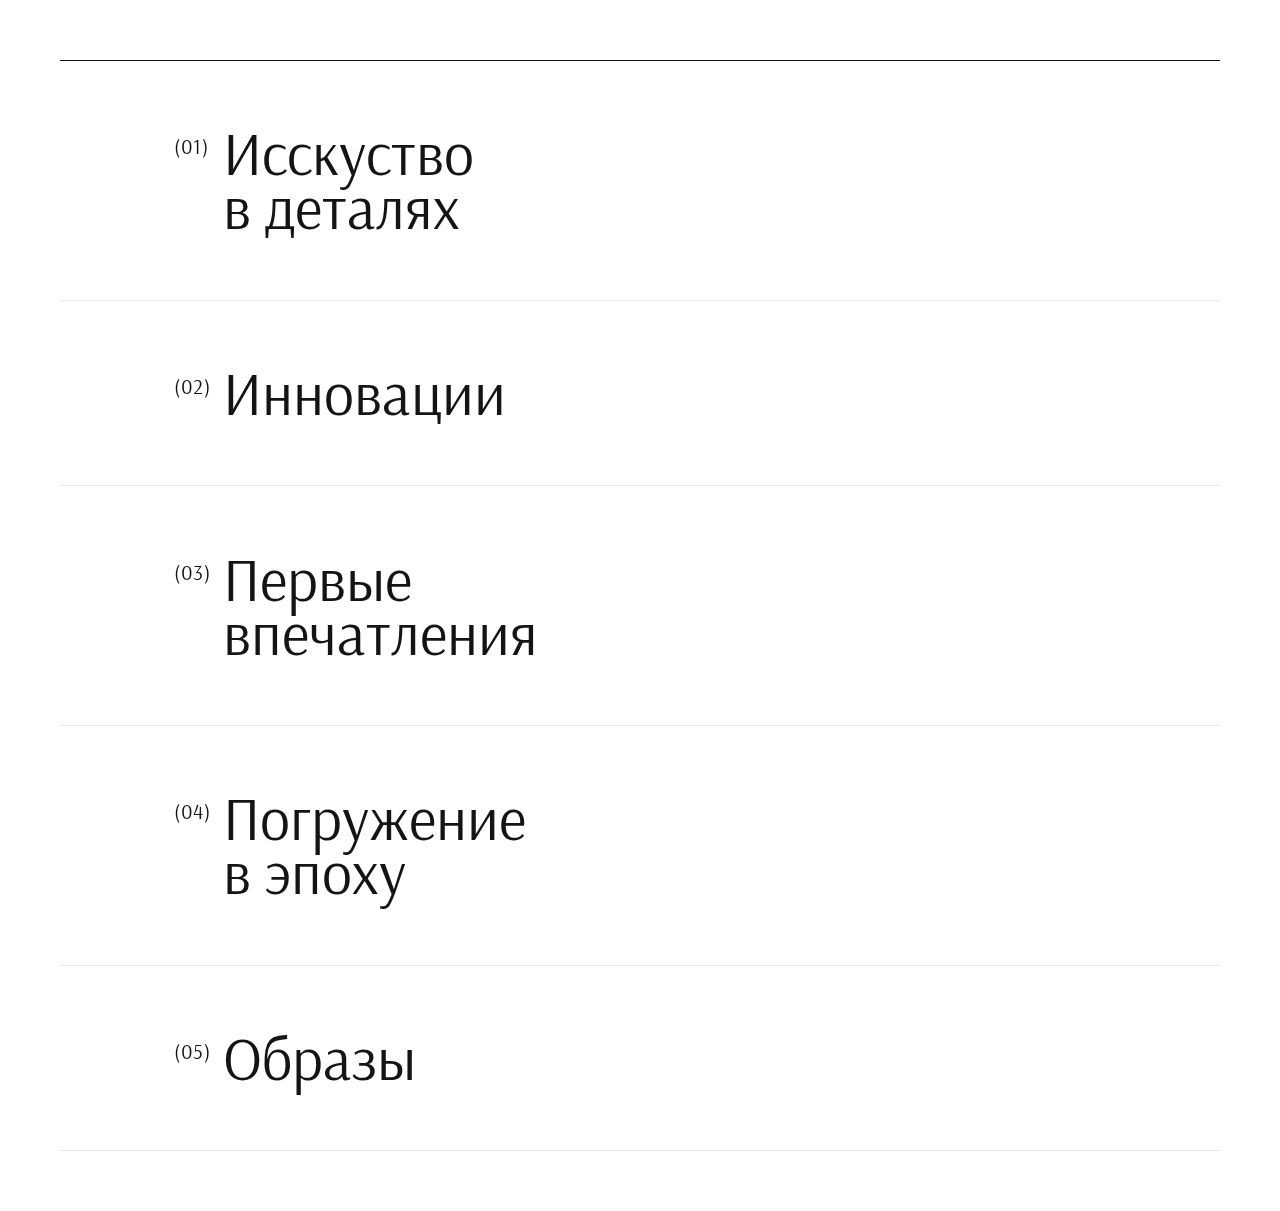
<file: Практика/День 2/HTML/Index.html>
<html>
<head>
<title>Задание</title>
<link rel="stylesheet" href = "../CSS/Style.css">
<meta charset="utf-8">
<meta http-equiv="X-UA-Compatible" content="IE=edge">
<meta name = "viewport" content = "width=device-width, initial-scale=1.0">
<script src = "../JS/app.js"></script>
</head>
<body>
<div class="magic-list">
<a href="#" class="magic-list_item">
<div class="magic-list_header">Исскуство в деталях</div>
<div class="cursor">
<div class="cursor_image" style="background-image: url(../IMG/1.jpg);"></div>
</div>
</a>
<a href="#" class="magic-list_item">
<div class="magic-list_header">Инновации</div>
<div class="cursor">
<div class="cursor_image" style="background-image: url(../IMG/2.jpg);"></div>
</div>
</a>
<a href="#" class="magic-list_item">
<div class="magic-list_header">Первые впечатления</div>
<div class="cursor">
<div class="cursor_image" style="background-image: url(../IMG/3.jpg);"></div>
</div>
</a>
<a href="#" class="magic-list_item">
<div class="magic-list_header">Погружение в эпоху</div>
<div class="cursor">
<div class="cursor_image" style="background-image: url(../IMG/4.jpg);"></div>
</div>
</a>
<a href="#" class="magic-list_item">
<div class="magic-list_header">Образы</div>
<div class="cursor">
<div class="cursor_image" style="background-image: url(../IMG/5.jpg);"></div>
</div>
</a>
</div>
</body>
</html>
</file>
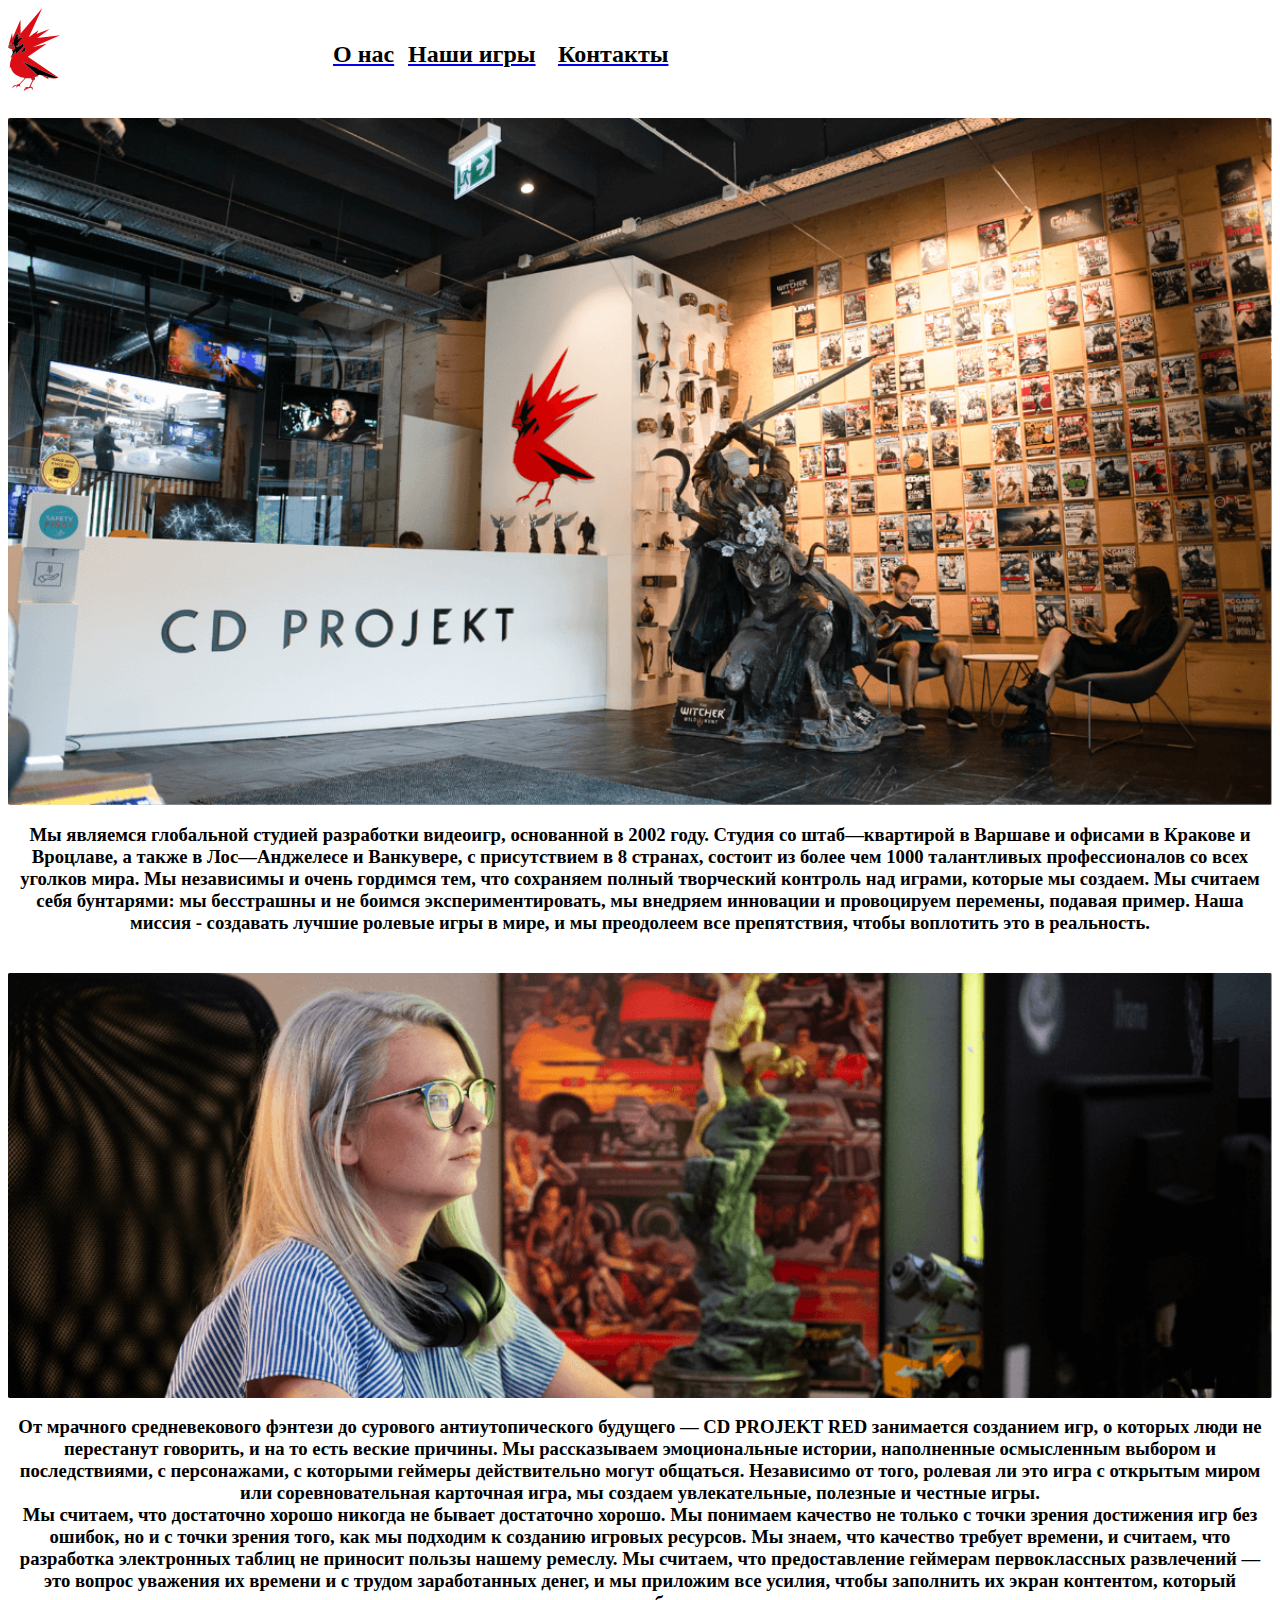
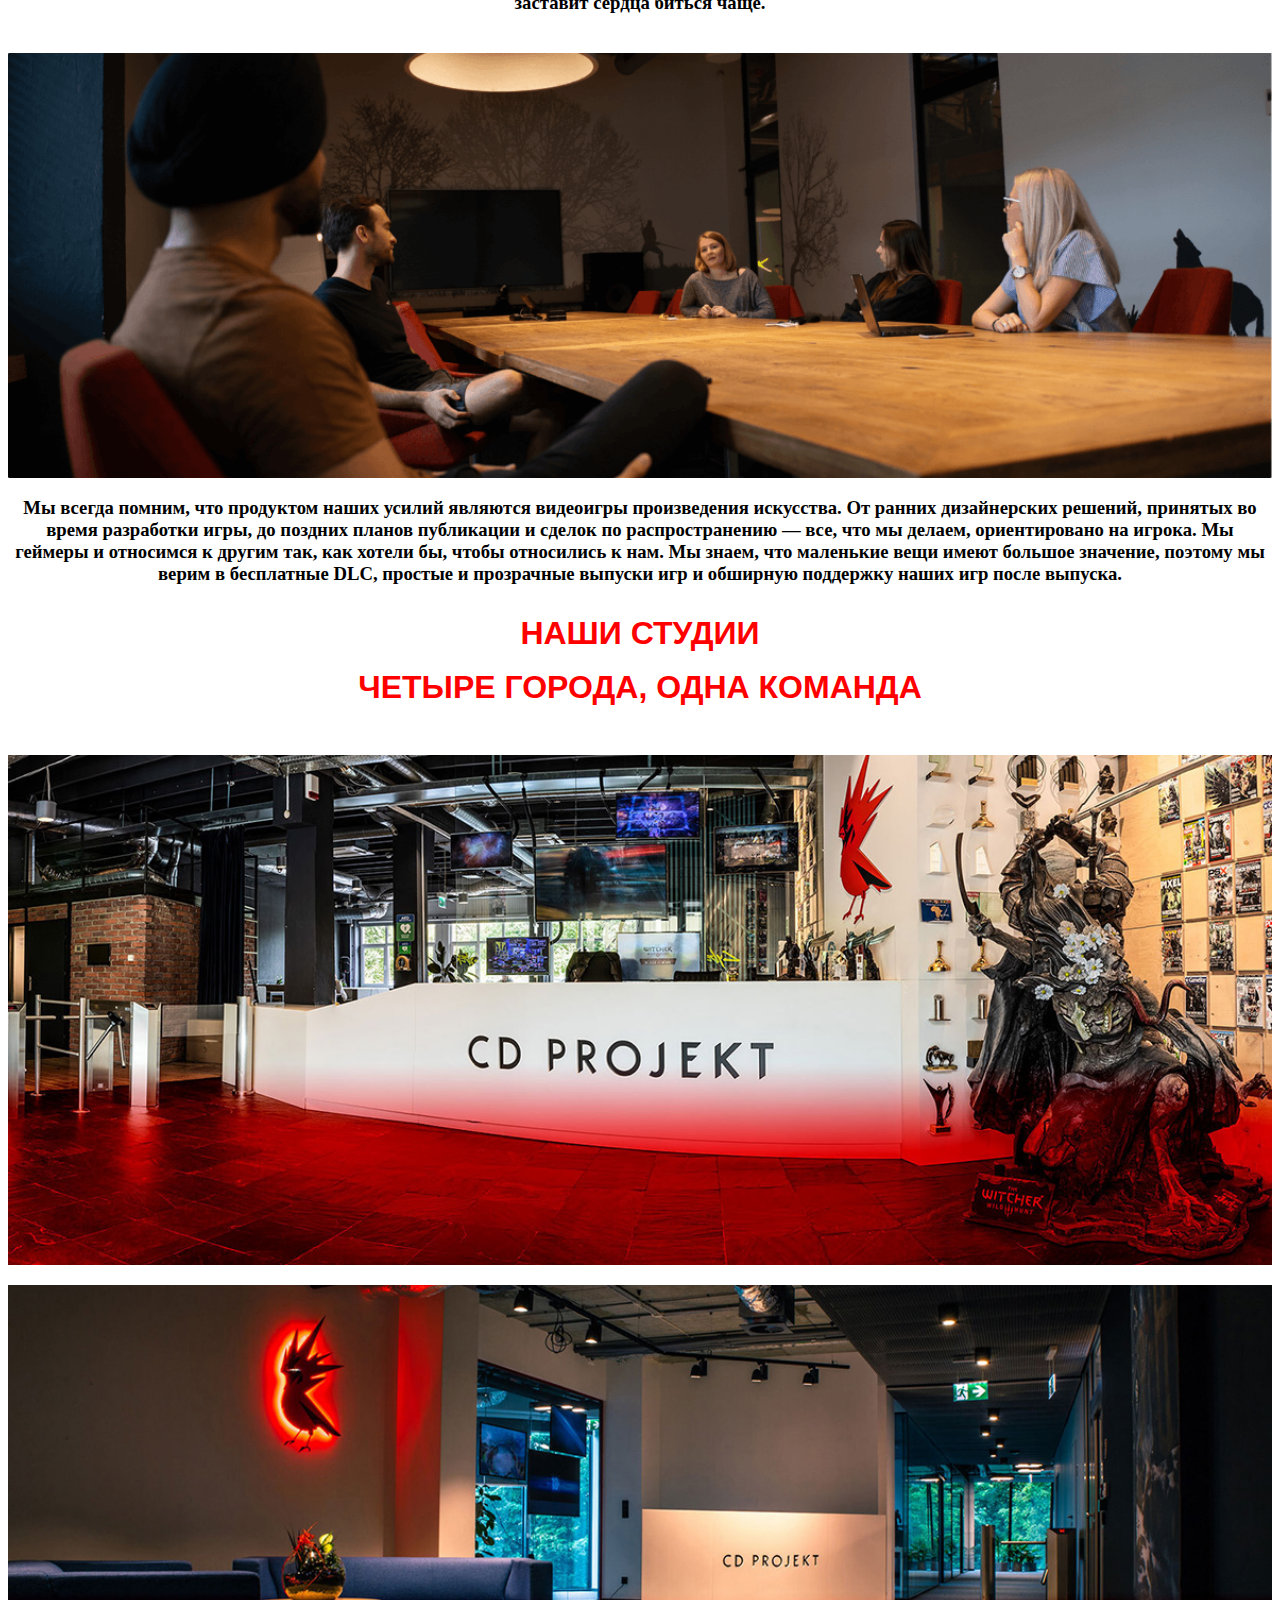
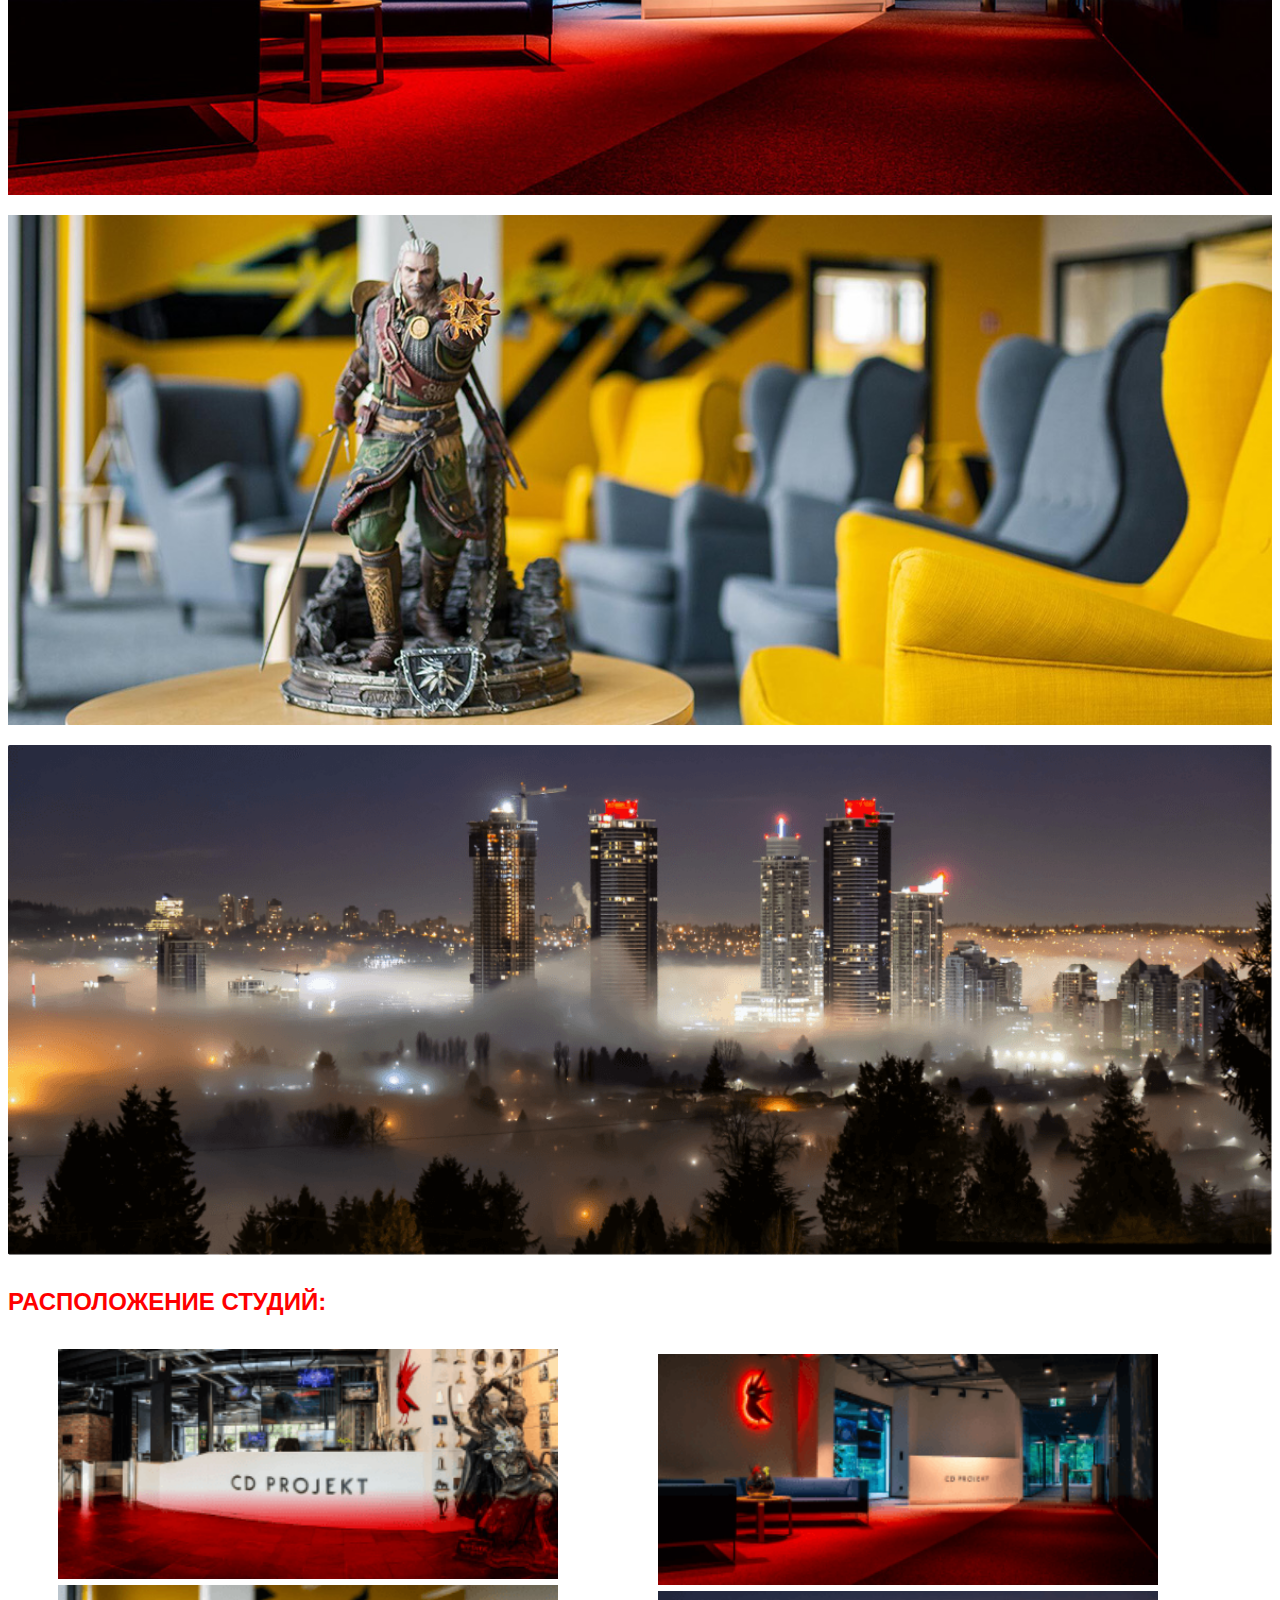
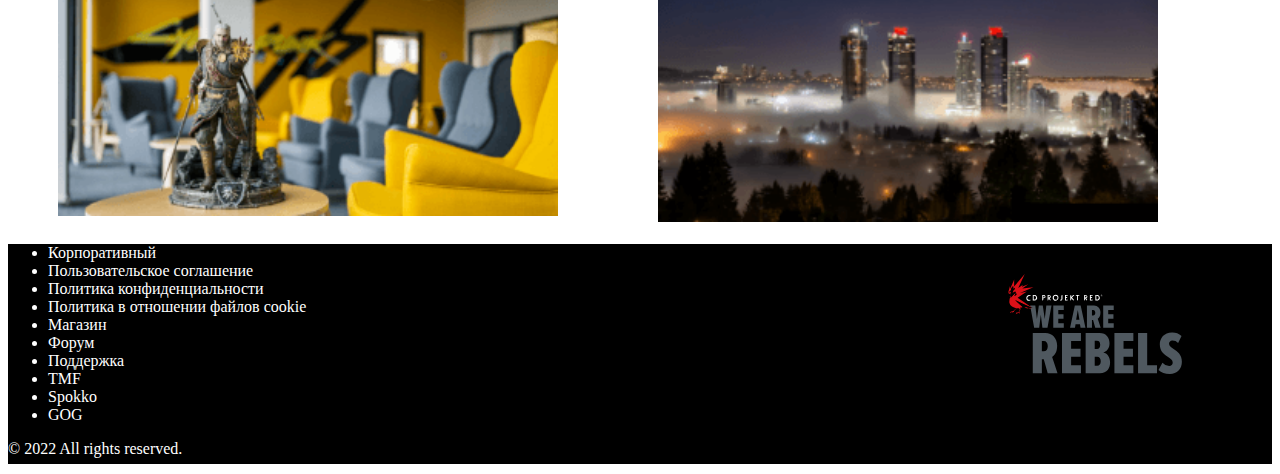
<file: Практика/День 3/PAGES/about us.html>
<html>
<head>
<title>CD PROJEKT RED</title>
<link rel = "icon" type = "image/svg" href = "../IMG/1.svg">
<link rel="stylesheet" href = "../CSS/style2.css">
<meta charset="utf-8">
<meta http-equiv="X-UA-Compatible" content="IE=edge">
<meta name = "viewport" content = "width=device-width, initial-scale=1.0">
</head>
<body>
<div id="header">
<a class = "picture" href = "../PAGES/main.html"><img src = "../IMG/1.svg"></a>
<a href = "../PAGES/about us.html"><h2 class = "h1">О нас</h1></a>
<a href = "../PAGES/our games.html"><h2 class = "h2">Наши игры</h1></a>
<a href = "../PAGES/contact.html"><h2 class = "h3">Контакты</h1></a>
</div>
<div id="content">
<div id="tekst_sverhu_kartinki_sprava_1">
<img class="picture" src="../IMG/9.png">
<div class="tekst_sverhu_kartinki_sprava_1 ">
<span>НАША СТУДИЯ<br>ПРОСТРАНСТВО ДЛЯ УВЛЕЧЕНИЯ И ТВОРЧЕСТВА</span>
</div>
</div>
<h3 align = "center">Мы являемся глобальной студией разработки видеоигр, основанной в 2002 году. Студия со штаб—квартирой в Варшаве и офисами в Кракове и Вроцлаве, а также в Лос—Анджелесе и Ванкувере, с присутствием в 8 странах, состоит из более чем 1000 талантливых профессионалов со всех уголков мира. Мы независимы и очень гордимся тем, что сохраняем полный творческий контроль над играми, которые мы создаем. Мы считаем себя бунтарями: мы бесстрашны и не боимся экспериментировать, мы внедряем инновации и провоцируем перемены, подавая пример. Наша миссия - создавать лучшие ролевые игры в мире, и мы преодолеем все препятствия, чтобы воплотить это в реальность.</h3>
<div id="tekst_sverhu_kartinki_sprava_2">
<img class="picture" src="../IMG/10.png">
<div class="tekst_sverhu_kartinki_sprava_2 ">
<span>ЭТО ТО, ЧТО МЫ СЧИТАЕМ НАИБОЛЕЕ ВАЖНЫМ</span>
</div>
</div>
<h3 align = "center">От мрачного средневекового фэнтези до сурового антиутопического будущего — CD PROJEKT RED занимается созданием игр, о которых люди не перестанут говорить, и на то есть веские причины. Мы рассказываем эмоциональные истории, наполненные осмысленным выбором и последствиями, с персонажами, с которыми геймеры действительно могут общаться. Независимо от того, ролевая ли это игра с открытым миром или соревновательная карточная игра, мы создаем увлекательные, полезные и честные игры.<br>Мы считаем, что достаточно хорошо никогда не бывает достаточно хорошо. Мы понимаем качество не только с точки зрения достижения игр без ошибок, но и с точки зрения того, как мы подходим к созданию игровых ресурсов. Мы знаем, что качество требует времени, и считаем, что разработка электронных таблиц не приносит пользы нашему ремеслу. Мы считаем, что предоставление геймерам первоклассных развлечений — это вопрос уважения их времени и с трудом заработанных денег, и мы приложим все усилия, чтобы заполнить их экран контентом, который заставит сердца биться чаще.</h3>
<div id="tekst_sverhu_kartinki_sprava_3">
<img class="picture" src="../IMG/11.png">
<div class="tekst_sverhu_kartinki_sprava_3 ">
<span>ИГРОКИ ВПЕРЕДИ И В ЦЕНТРЕ</span>
</div>
</div>
<h3 align = "center">Мы всегда помним, что продуктом наших усилий являются видеоигры произведения искусства. От ранних дизайнерских решений, принятых во время разработки игры, до поздних планов публикации и сделок по распространению — все, что мы делаем, ориентировано на игрока. Мы геймеры и относимся к другим так, как хотели бы, чтобы относились к нам. Мы знаем, что маленькие вещи имеют большое значение, поэтому мы верим в бесплатные DLC, простые и прозрачные выпуски игр и обширную поддержку наших игр после выпуска.</h3>
<h1 class = "h4">НАШИ СТУДИИ<br>Четыре города, одна команда</h3>
<div id="tekst_sverhu_kartinki_sprava_4">
<img class="picture" src="../IMG/12.jpg">
<div class="tekst_sverhu_kartinki_sprava_4 ">
<span>Современное офисное помещение с первоклассным оборудованием, выделенной парковкой и двумя столовыми с разнообразным меню каждый день. А если вам нравятся дополнительные занятия, мы предлагаем нашу собственную библиотеку, а также круглосуточный доступ к нашему тренажерному залу на территории отеля.</span>
</div>
</div>
<div id="tekst_sverhu_kartinki_sprava_5">
<img class="picture" src="../IMG/13.jpg">
<div class="tekst_sverhu_kartinki_sprava_5">
<span>Первоклассный офис с прекрасным видом на местные парки. Рядом с центром города, благодаря парковке и удобному доступу к общественному транспорту, вы никогда не будете слишком далеко от шумной городской жизни Кракова.</span>
</div>
</div>
<div id="tekst_sverhu_kartinki_sprava_6">
<img class="picture" src="../IMG/14.jpg">
<div class="tekst_sverhu_kartinki_sprava_6 ">
<span>Удобное офисное помещение, расположенное в высотном здании в центре Вроцлава, с рестораном и выделенной парковкой. Офис с большим количеством естественного солнечного света и панорамным видом на исторический центр города может похвастаться впечатляющим оборудованием и полностью оборудованной кухней.</span>
</div>
</div>
<div id="tekst_sverhu_kartinki_sprava_7">
<img class="picture" src="../IMG/15.png">
<div class="tekst_sverhu_kartinki_sprava_7 ">
<span>Удобный и хорошо оборудованный офис, расположенный в одном из крупнейших центров мировой медиаиндустрии, Большом Ванкувере. Легко добраться и хорошо связан с остальной частью города через городскую систему скоростного транспорта SkyTrain — ближайшая станция находится всего в 5 минутах ходьбы — вы всегда в пределах досягаемости там, где вам нужно или вы хотите быть прямо сейчас.</span>
</div>
</div>
<h2 class = "h5">Расположение студий:</h2>
<div id="tekst_sverhu_kartinki_sprava_8">
<img class="picture4" src="../IMG/4.png">
<div class="tekst_sverhu_kartinki_sprava_8">
<span>Warsaw<br>ul. Jagiellońska 74<br>03-301 Warszawa</span>
</div>
</div>
<div id="tekst_sverhu_kartinki_sprava_9">
<img class="picture5" src="../IMG/5.png">
<div class="tekst_sverhu_kartinki_sprava_9">
<span>Cracow<br>al. 3 Maja 9<br>30-062 Kraków</span>
</div>
</div>
<div id="tekst_sverhu_kartinki_sprava_10">
<img class="picture6" src="../IMG/6.png">
<div class="tekst_sverhu_kartinki_sprava_10">
<span>Wroclaw<br>Plac Konstytucji 3 Maja 3<br>50-080 Wrocław</span>
</div>
</div>
<div id="tekst_sverhu_kartinki_sprava_11">
<img class="picture7" src="../IMG/7.png">
<div class="tekst_sverhu_kartinki_sprava_11">
<span>Vancouver<br>3993 Henning Dr 206<br>Burnaby BC V5C 6P7</span>
</div>
</div>
</div>
<div id="footer">
<ul class = "name">
<li>Корпоративный</li>
<li>Пользовательское соглашение</li>
<li>Политика конфиденциальности</li>
<li>Политика в отношении файлов cookie</li>
<li>Магазин</li>
<li>Форум</li>
<li>Поддержка</li>
<li>TMF</li>
<li>Spokko</li>
<li>GOG</li>
</ul>
<p class = "name">© 2022 All rights reserved.</p>
<img class="picture8" src="../IMG/8.svg">
</div>
</body>
</html>
</file>
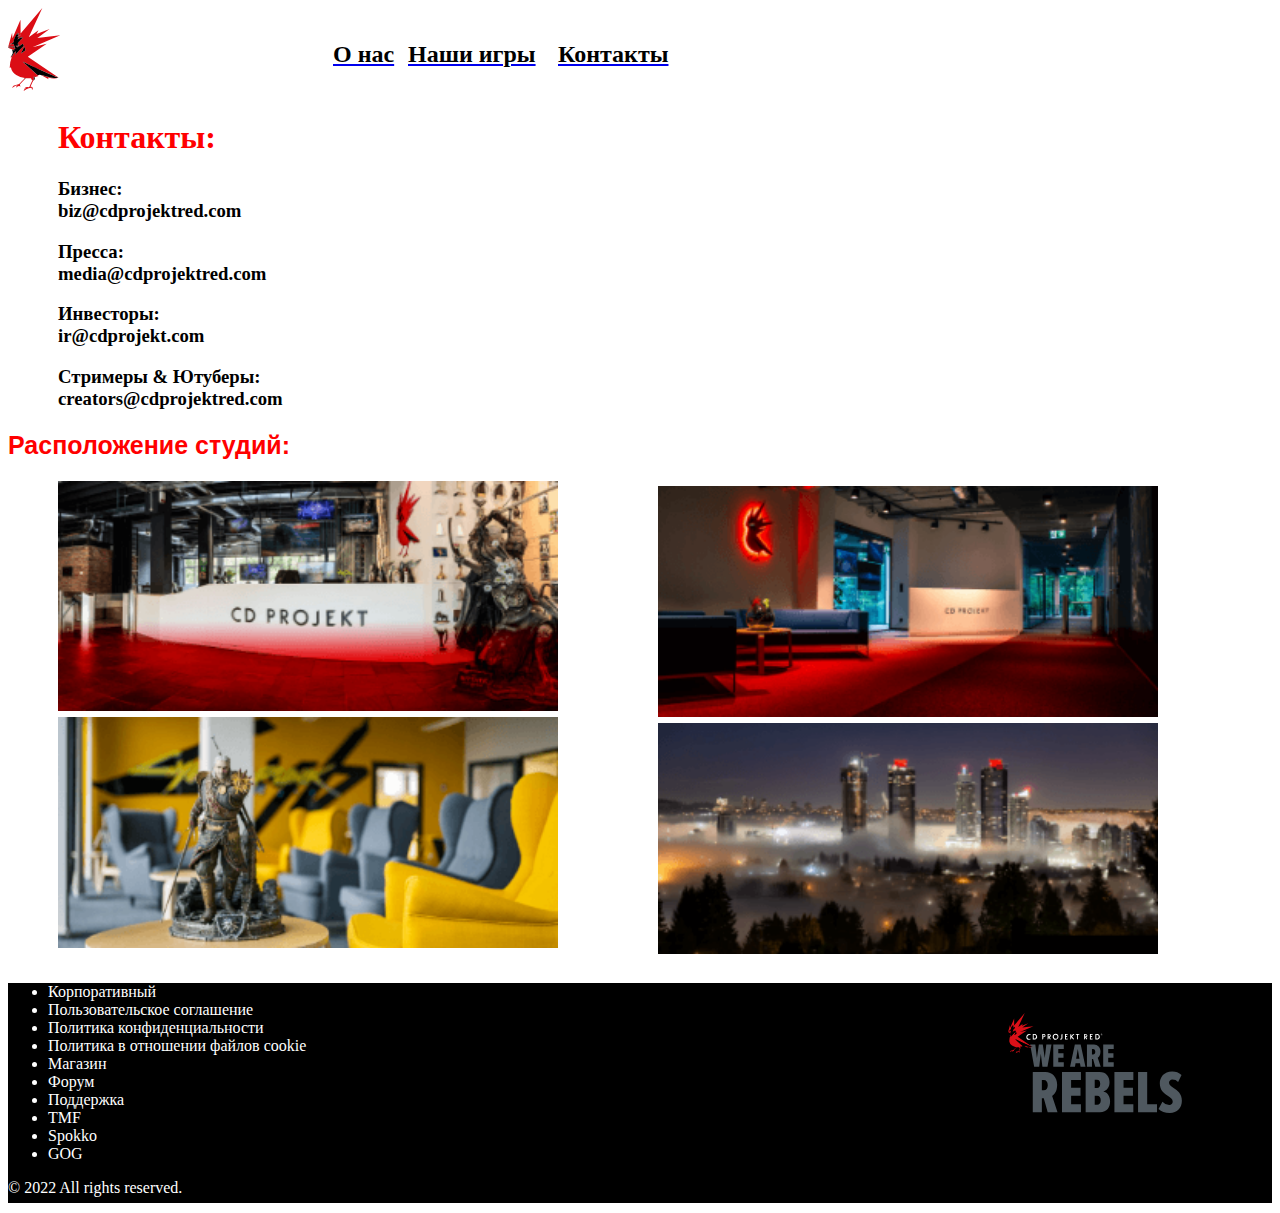
<file: Практика/День 3/PAGES/contact.html>
<html>
<head>
<title>CD PROJEKT RED</title>
<link rel = "icon" type = "image/svg" href = "../IMG/1.svg">
<link rel="stylesheet" href = "../CSS/style4.css">
<meta charset="utf-8">
<meta http-equiv="X-UA-Compatible" content="IE=edge">
<meta name = "viewport" content = "width=device-width, initial-scale=1.0">
</head>
<body>
<div id="header">
<a class = "picture" href = "../PAGES/main.html"><img src = "../IMG/1.svg"></a>
<a href = "../PAGES/about us.html"><h2 class = "h1">О нас</h1></a>
<a href = "../PAGES/our games.html"><h2 class = "h2">Наши игры</h1></a>
<a href = "../PAGES/contact.html"><h2 class = "h3">Контакты</h1></a>
</div>
<div id="content">
<h1 class = "h4">Контакты:</h1>
<h3 class = "h5">Бизнес:<br>biz@cdprojektred.com</h3>
<h3 class = "h5">Пресса:<br>media@cdprojektred.com</h3>
<h3 class = "h5">Инвесторы:<br>ir@cdprojekt.com</h3>
<h3 class = "h5">Стримеры & Ютуберы:<br>creators@cdprojektred.com</h3>
<h2 class = "h6">Расположение студий:</h2>
<div id="tekst_sverhu_kartinki_sprava_8">
<img class="picture4" src="../IMG/4.png">
<div class="tekst_sverhu_kartinki_sprava_8">
<span>Warsaw<br>ul. Jagiellońska 74<br>03-301 Warszawa</span>
</div>
</div>
<div id="tekst_sverhu_kartinki_sprava_9">
<img class="picture5" src="../IMG/5.png">
<div class="tekst_sverhu_kartinki_sprava_9">
<span>Cracow<br>al. 3 Maja 9<br>30-062 Kraków</span>
</div>
</div>
<div id="tekst_sverhu_kartinki_sprava_10">
<img class="picture6" src="../IMG/6.png">
<div class="tekst_sverhu_kartinki_sprava_10">
<span>Wroclaw<br>Plac Konstytucji 3 Maja 3<br>50-080 Wrocław</span>
</div>
</div>
<div id="tekst_sverhu_kartinki_sprava_11">
<img class="picture7" src="../IMG/7.png">
<div class="tekst_sverhu_kartinki_sprava_11">
<span>Vancouver<br>3993 Henning Dr 206<br>Burnaby BC V5C 6P7</span>
</div>
</div>
</div>
<div id="footer">
<ul class = "name">
<li>Корпоративный</li>
<li>Пользовательское соглашение</li>
<li>Политика конфиденциальности</li>
<li>Политика в отношении файлов cookie</li>
<li>Магазин</li>
<li>Форум</li>
<li>Поддержка</li>
<li>TMF</li>
<li>Spokko</li>
<li>GOG</li>
</ul>
<p class = "name">© 2022 All rights reserved.</p>
<img class="picture8" src="../IMG/8.svg">
</div>
</body>
</html>
</file>
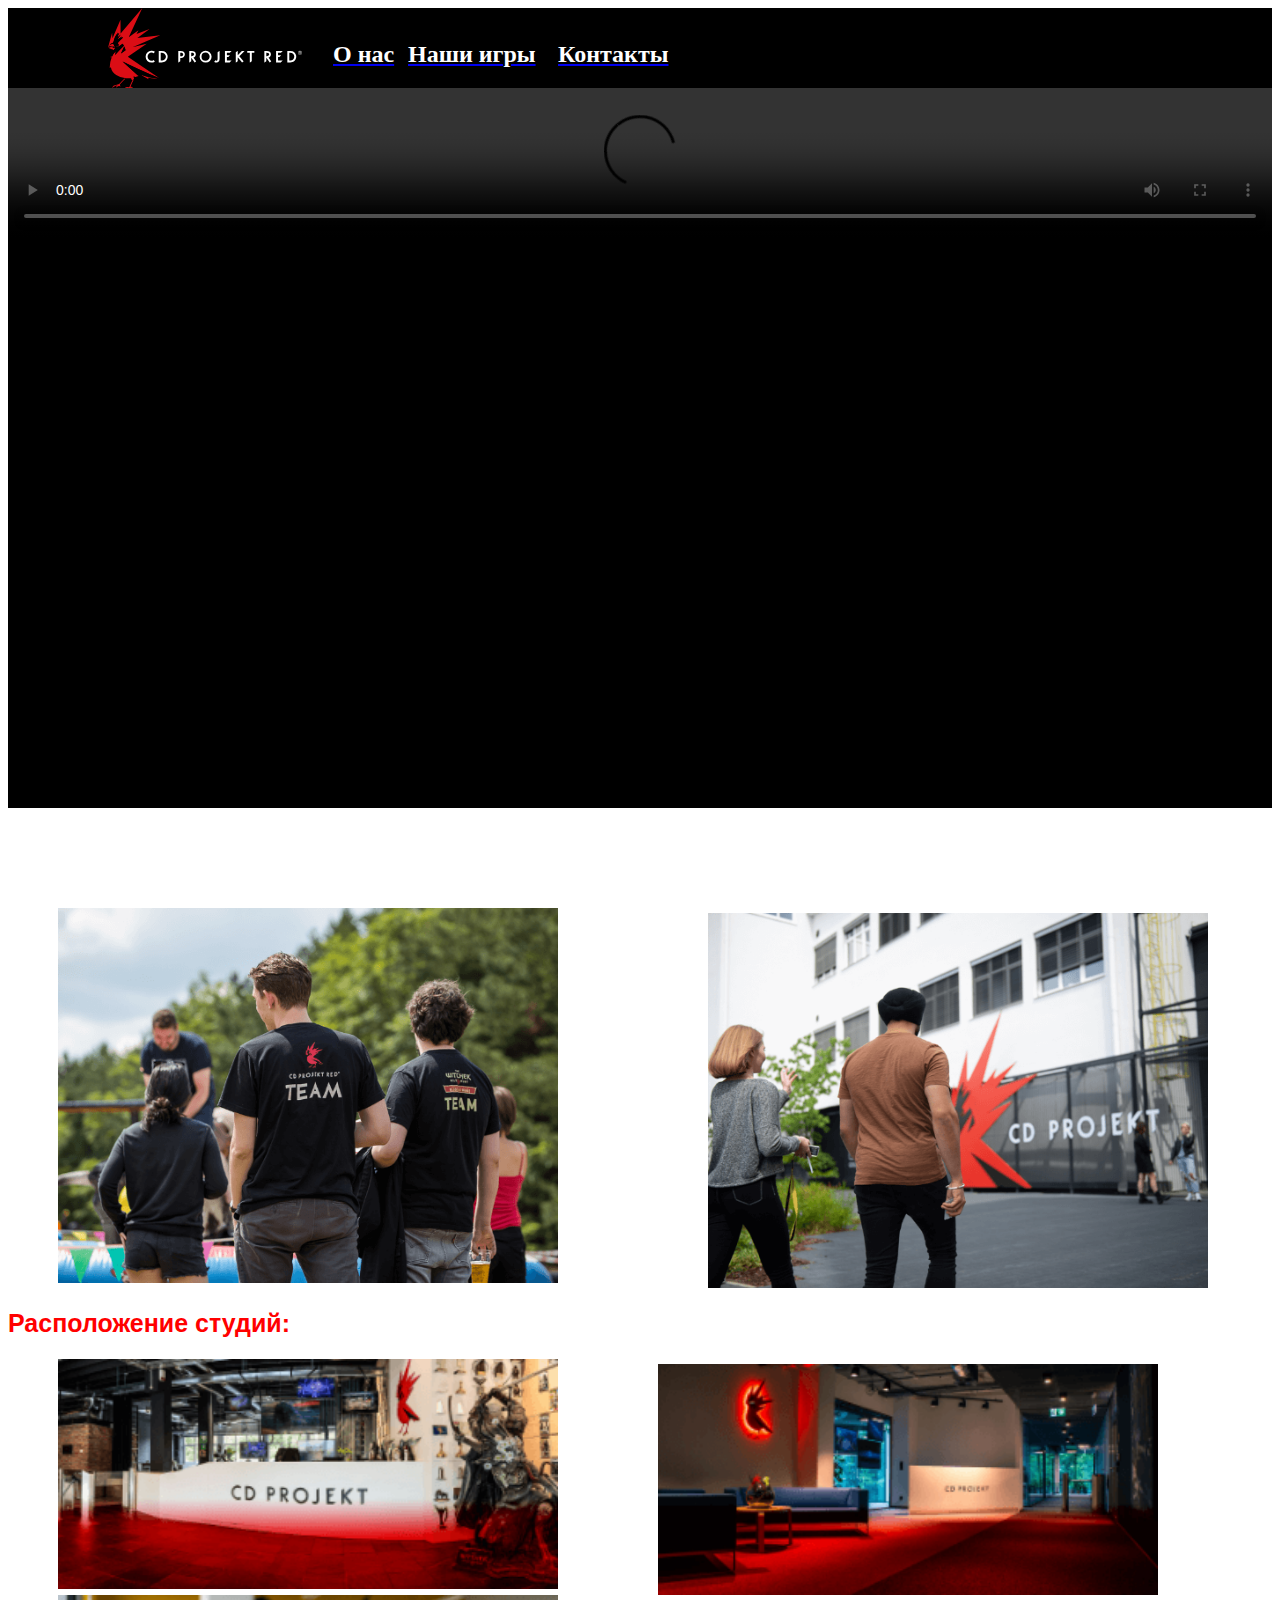
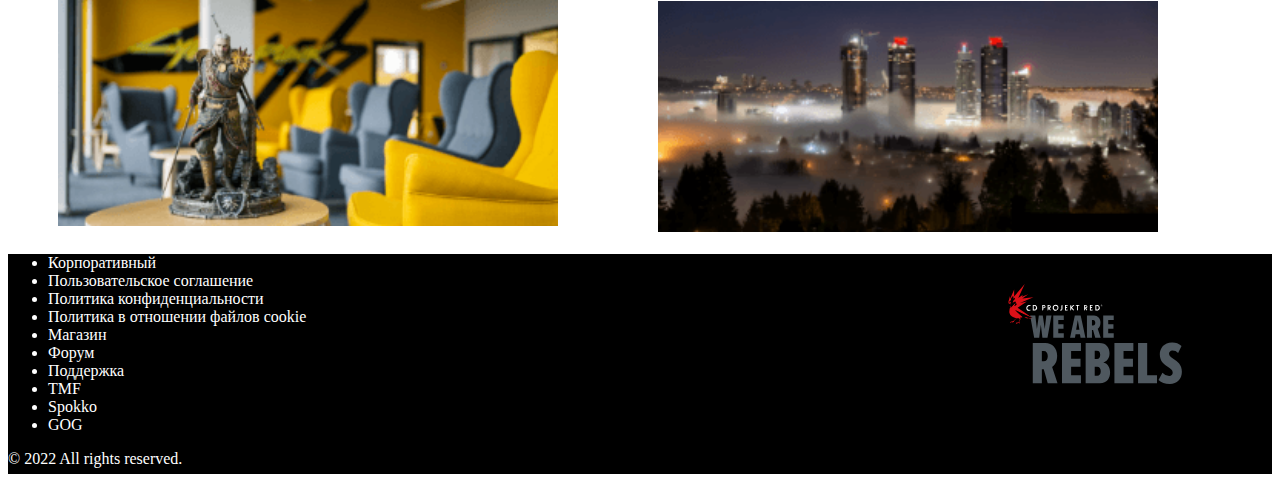
<file: Практика/День 3/PAGES/main.html>
<html>
<head>
<title>CD PROJEKT RED</title>
<link rel = "icon" type = "image/svg" href = "../IMG/1.svg">
<link rel="stylesheet" href = "../CSS/style.css">
<meta charset="utf-8">
<meta http-equiv="X-UA-Compatible" content="IE=edge">
<meta name = "viewport" content = "width=device-width, initial-scale=1.0">
</head>
<body>
<div id="header">
<a class = "picture" href = "../PAGES/main.html"><img src = "../IMG/1.svg"></a>
<a href = "../PAGES/about us.html"><h2 class = "h1">О нас</h1></a>
<a href = "../PAGES/our games.html"><h2 class = "h2">Наши игры</h1></a>
<a href = "../PAGES/contact.html"><h2 class = "h3">Контакты</h1></a>
<video controls="controls" class = "video">
<source src="https://cdn-l.cdprojektred.com/video/cdpr_website_001.mp4">
</video>
</div>
<div id="content">
<div id="tekst_sverhu_kartinki_sprava_1">
<img class="picture2" src="../IMG/2.png">
<div class="tekst_sverhu_kartinki_sprava_1 ">
<span>МЫ НАРУШАЕМ ПРАВИЛА<br>МЫ СОЗДАЁМ ПРАВИЛА</span>
</div>
</div>
<div id="tekst_sverhu_kartinki_sprava_2">
<img class="picture3" src="../IMG/3.png">
<div class="tekst_sverhu_kartinki_sprava_2 ">
<span>ПРОСТРАНСТВО ДЛЯ СОЗДАНИЯ<br>ПРОСТРАНСТВО ДЛЯ РОСТА</span>
</div>
</div>
<h2 class = "h4">Расположение студий:</h2>
<div id="tekst_sverhu_kartinki_sprava_3">
<img class="picture4" src="../IMG/4.png">
<div class="tekst_sverhu_kartinki_sprava_3 ">
<span>Warsaw<br>ul. Jagiellońska 74<br>03-301 Warszawa</span>
</div>
</div>
<div id="tekst_sverhu_kartinki_sprava_4">
<img class="picture5" src="../IMG/5.png">
<div class="tekst_sverhu_kartinki_sprava_4 ">
<span>Cracow<br>al. 3 Maja 9<br>30-062 Kraków</span>
</div>
</div>
<div id="tekst_sverhu_kartinki_sprava_5">
<img class="picture6" src="../IMG/6.png">
<div class="tekst_sverhu_kartinki_sprava_5 ">
<span>Wroclaw<br>Plac Konstytucji 3 Maja 3<br>50-080 Wrocław</span>
</div>
</div>
<div id="tekst_sverhu_kartinki_sprava_6">
<img class="picture7" src="../IMG/7.png">
<div class="tekst_sverhu_kartinki_sprava_6 ">
<span>Vancouver<br>3993 Henning Dr 206<br>Burnaby BC V5C 6P7</span>
</div>
</div>
</div>
<div id="footer">
<ul class = "name">
<li>Корпоративный</li>
<li>Пользовательское соглашение</li>
<li>Политика конфиденциальности</li>
<li>Политика в отношении файлов cookie</li>
<li>Магазин</li>
<li>Форум</li>
<li>Поддержка</li>
<li>TMF</li>
<li>Spokko</li>
<li>GOG</li>
</ul>
<p class = "name">© 2022 All rights reserved.</p>
<img class="picture8" src="../IMG/8.svg">
</div>
</body>
</html>
</file>
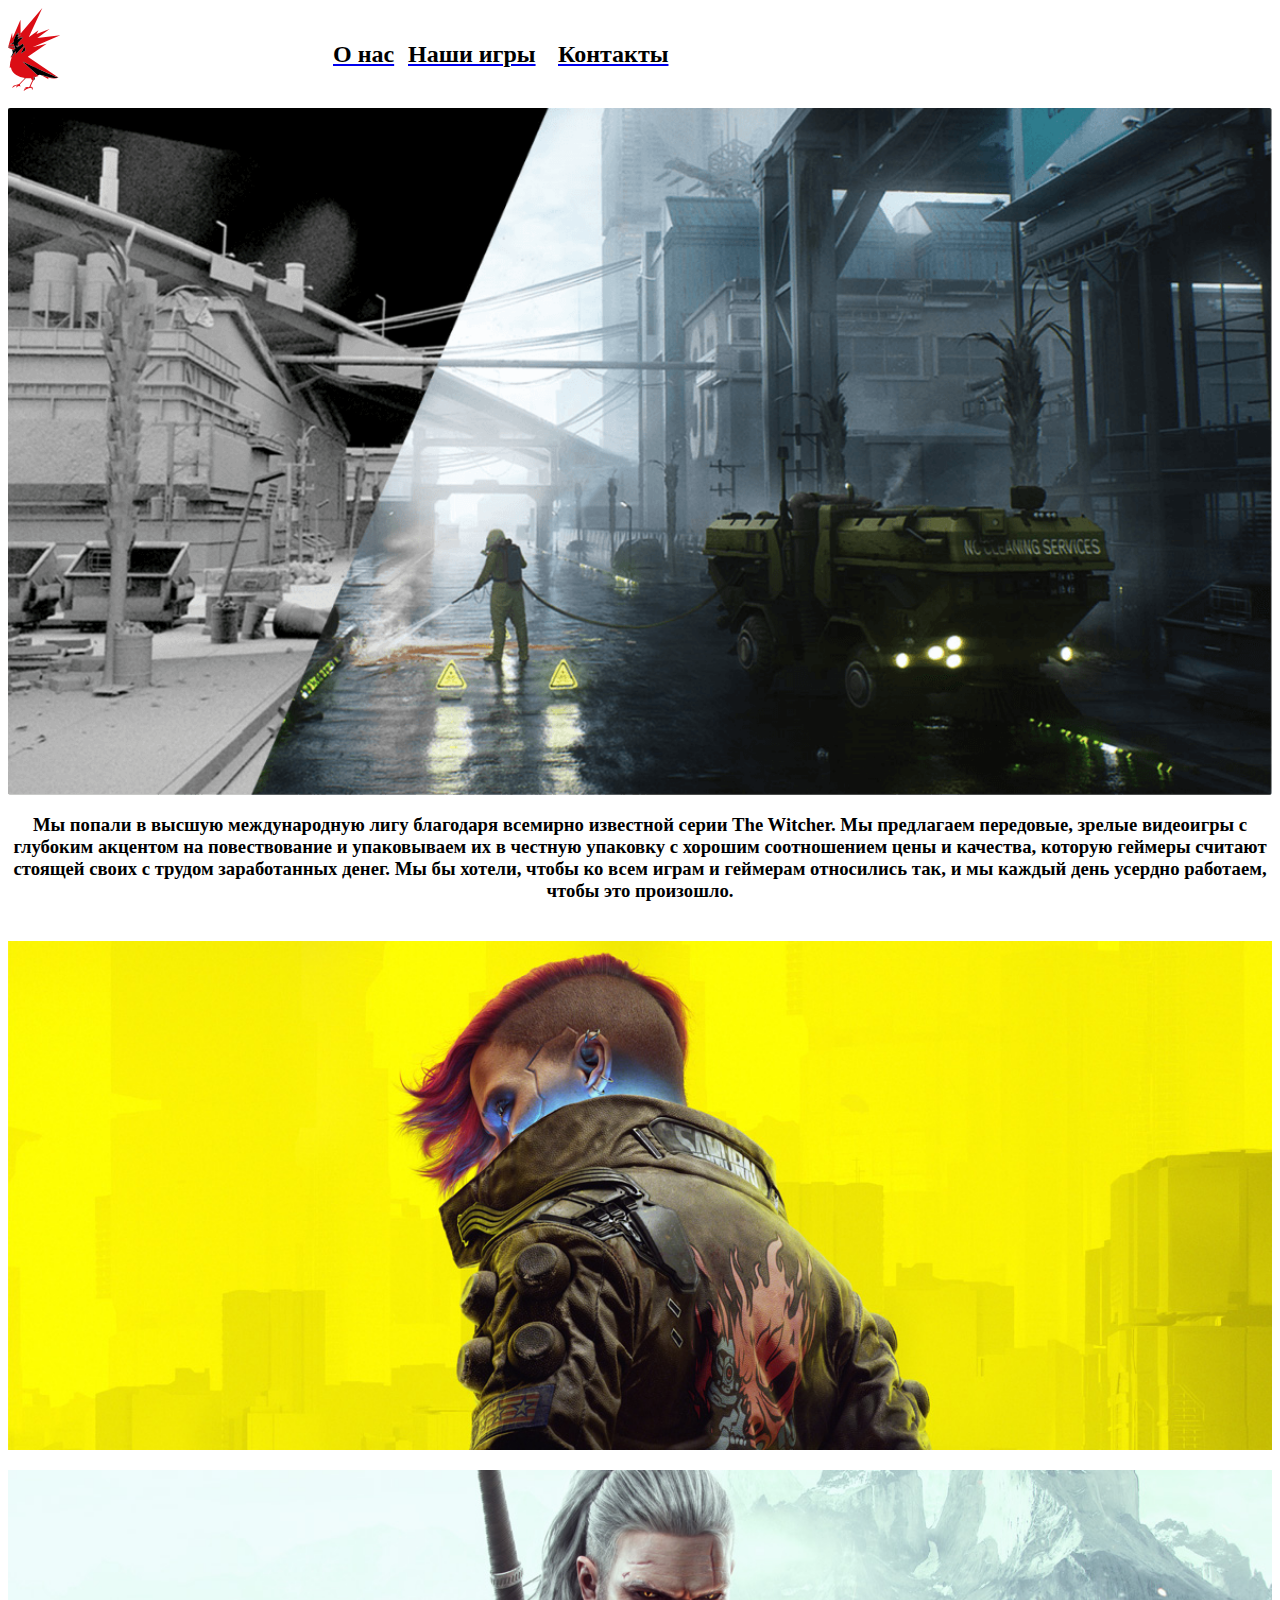
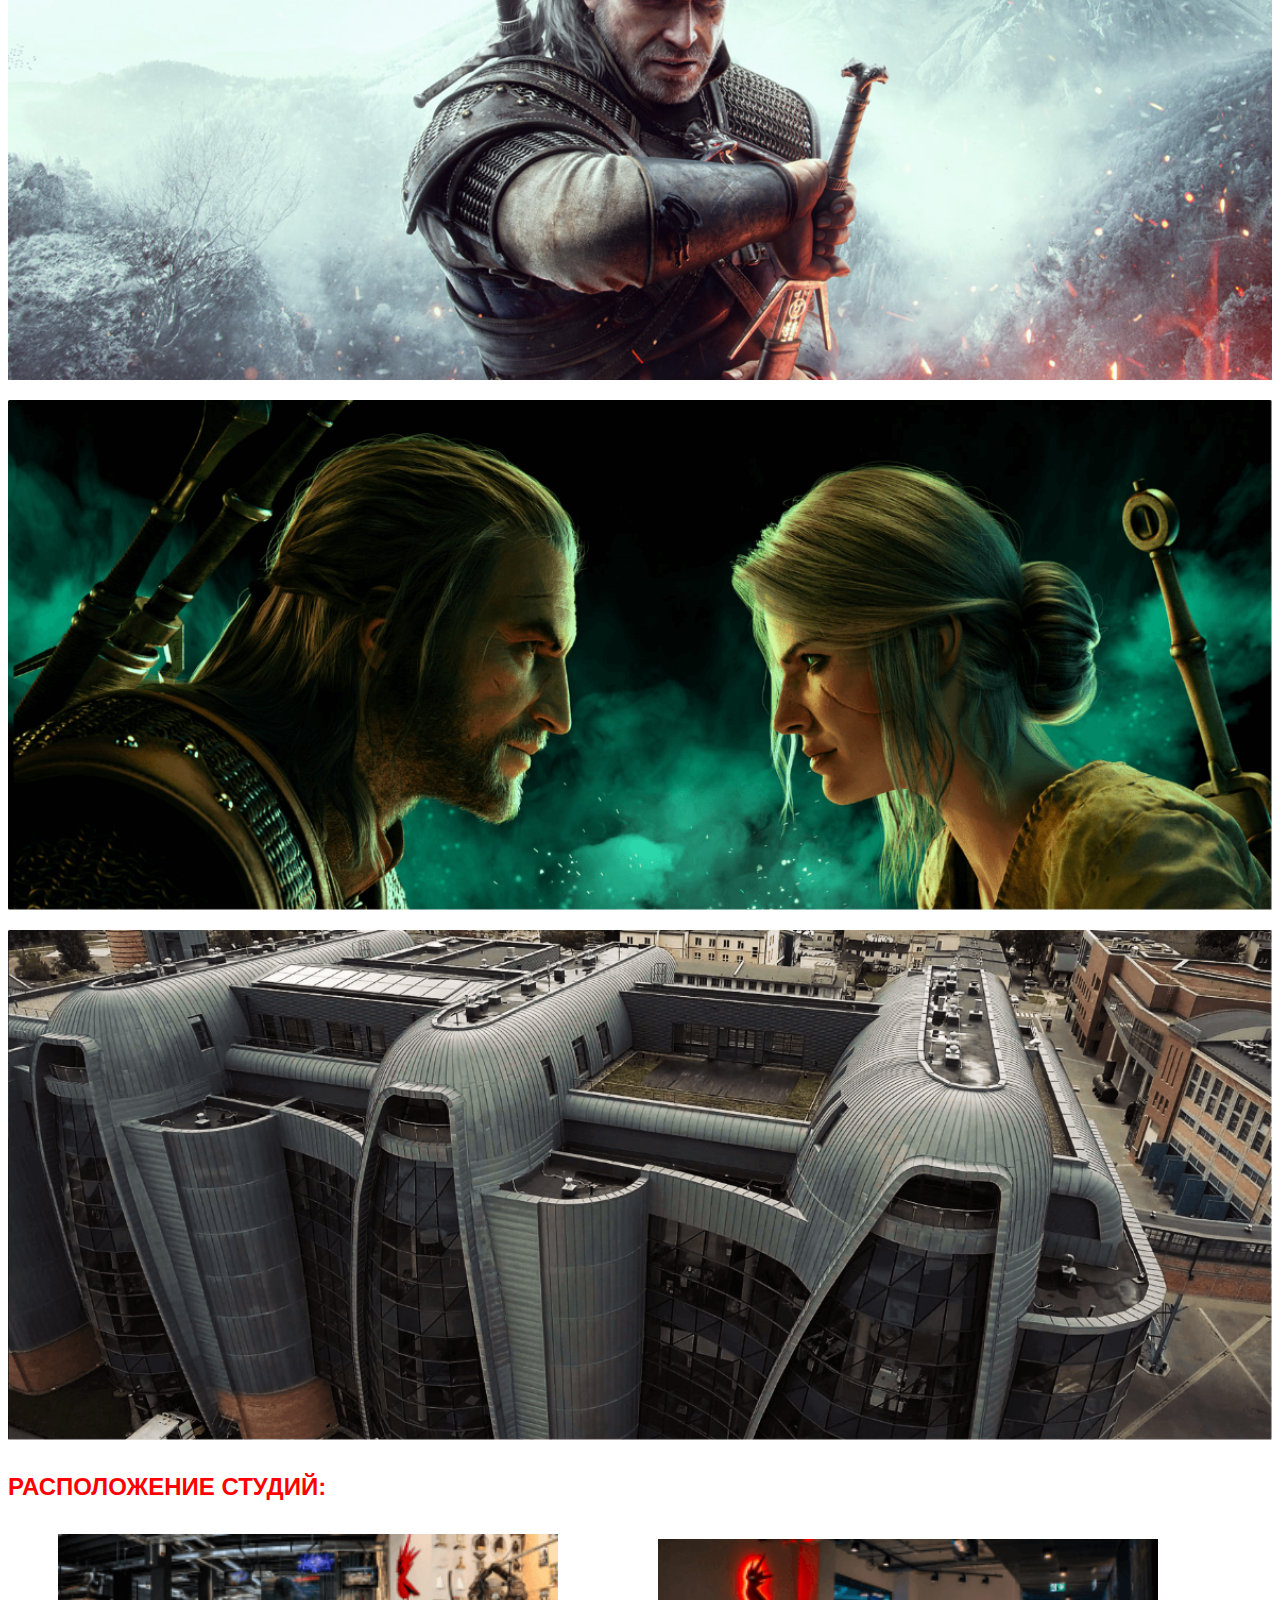
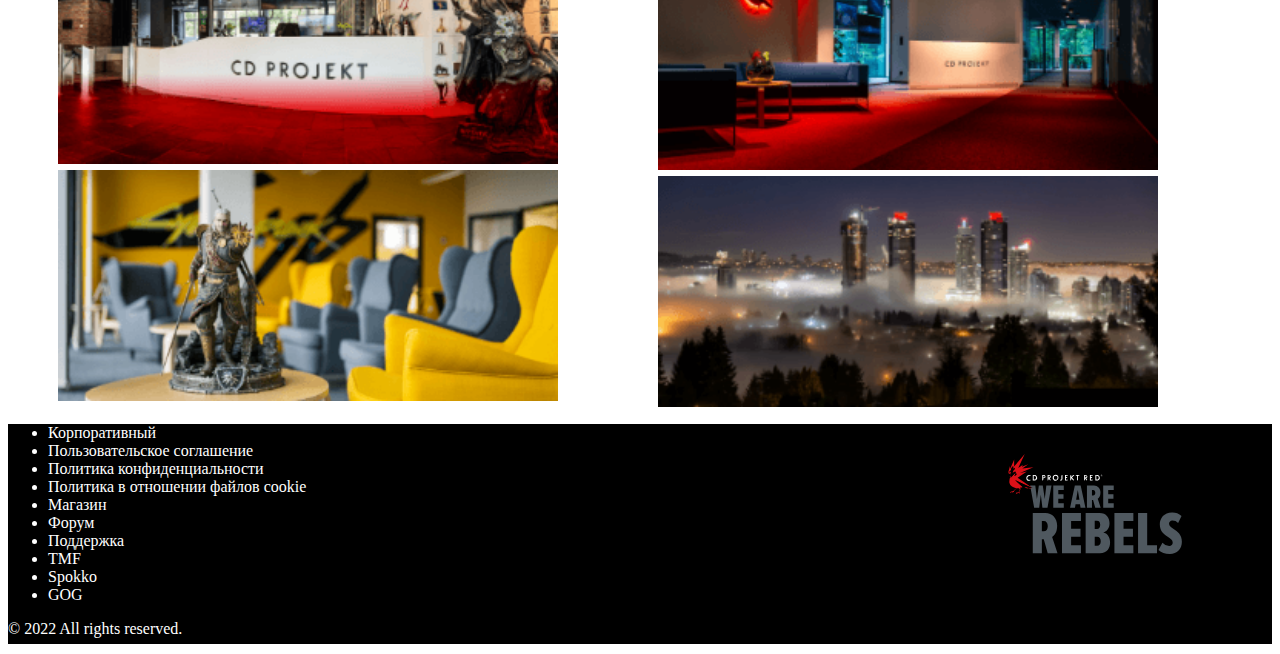
<file: Практика/День 3/PAGES/our games.html>
<html>
<head>
<title>CD PROJEKT RED</title>
<link rel = "icon" type = "image/svg" href = "../IMG/1.svg">
<link rel="stylesheet" href = "../CSS/style3.css">
<meta charset="utf-8">
<meta http-equiv="X-UA-Compatible" content="IE=edge">
<meta name = "viewport" content = "width=device-width, initial-scale=1.0">
</head>
<body>
<div id="header">
<a class = "picture" href = "../PAGES/main.html"><img src = "../IMG/1.svg"></a>
<a href = "../PAGES/about us.html"><h2 class = "h1">О нас</h1></a>
<a href = "../PAGES/our games.html"><h2 class = "h2">Наши игры</h1></a>
<a href = "../PAGES/contact.html"><h2 class = "h3">Контакты</h1></a>
<div id="content">
<div id="tekst_sverhu_kartinki_sprava_1">
<img class="picture" src="../IMG/16.png">
<div class="tekst_sverhu_kartinki_sprava_1 ">
<span>ИГРЫ КОТОРЫЕ ОСТАВЛЯЮТ СЛЕД</span>
</div>
</div>
<h3 align="center">Мы попали в высшую международную лигу благодаря всемирно известной серии The Witcher. Мы предлагаем передовые, зрелые видеоигры с глубоким акцентом на повествование и упаковываем их в честную упаковку с хорошим соотношением цены и качества, которую геймеры считают стоящей своих с трудом заработанных денег. Мы бы хотели, чтобы ко всем играм и геймерам относились так, и мы каждый день усердно работаем, чтобы это произошло.</h3>
<div id="tekst_sverhu_kartinki_sprava_2">
<img class="picture" src="../IMG/17.jpg">
<div class="tekst_sverhu_kartinki_sprava_2">
<a href = "https://www.cyberpunk.net/ru/ru/"><span>CYBERPUNK 2077 — это ролевая игра с открытым миром, рассказывающая историю Ви, восходящего наемника, действие которого происходит в самом опасном городе будущего.</span></a>
</div>
</div>
<div id="tekst_sverhu_kartinki_sprava_3">
<img class="picture" src="../IMG/18.jpg">
<div class="tekst_sverhu_kartinki_sprava_3">
<a href = "https://www.thewitcher.com/ru"><span>THE WITCHER — Это отмеченная наградами серия ролевых игр в жанре темного фэнтези рассказывает о приключениях профессионального истребителя монстров Геральта из Ривии.</span></a>
</div>
</div>
<div id="tekst_sverhu_kartinki_sprava_4">
<img class="picture" src="../IMG/19.png">
<div class="tekst_sverhu_kartinki_sprava_4">
<a href = "https://www.playgwent.com/ru/"><span>GWENT — Это бесплатная стратегическая коллекционная карточная игра, действие которой происходит в богатой вселенной Ведьмака, позволяет игрокам командовать армией и вести ее к победе над противниками со всего мира.</span></a>
</div>
</div>
<div id="tekst_sverhu_kartinki_sprava_5">
<img class="picture" src="../IMG/20.png">
<div class="tekst_sverhu_kartinki_sprava_5">
<a href = "https://www.promisedland-artfestival.com/en"><span>PROMISED LAND — объединяющая профессионалов, работающих в кино, играх и других творческих индустриях, посвящена обмену знаниями и опытом, созданию сетей и преодолению разрыва между цифровым и традиционным искусством.</span></a>
</div>
</div>
<h2 class = "h4">Расположение студий:</h2>
<div id="tekst_sverhu_kartinki_sprava_8">
<img class="picture4" src="../IMG/4.png">
<div class="tekst_sverhu_kartinki_sprava_8">
<span>Warsaw<br>ul. Jagiellońska 74<br>03-301 Warszawa</span>
</div>
</div>
<div id="tekst_sverhu_kartinki_sprava_9">
<img class="picture5" src="../IMG/5.png">
<div class="tekst_sverhu_kartinki_sprava_9">
<span>Cracow<br>al. 3 Maja 9<br>30-062 Kraków</span>
</div>
</div>
<div id="tekst_sverhu_kartinki_sprava_10">
<img class="picture6" src="../IMG/6.png">
<div class="tekst_sverhu_kartinki_sprava_10">
<span>Wroclaw<br>Plac Konstytucji 3 Maja 3<br>50-080 Wrocław</span>
</div>
</div>
<div id="tekst_sverhu_kartinki_sprava_11">
<img class="picture7" src="../IMG/7.png">
<div class="tekst_sverhu_kartinki_sprava_11">
<span>Vancouver<br>3993 Henning Dr 206<br>Burnaby BC V5C 6P7</span>
</div>
</div>
</div>
<div id="footer">
<ul class = "name">
<li>Корпоративный</li>
<li>Пользовательское соглашение</li>
<li>Политика конфиденциальности</li>
<li>Политика в отношении файлов cookie</li>
<li>Магазин</li>
<li>Форум</li>
<li>Поддержка</li>
<li>TMF</li>
<li>Spokko</li>
<li>GOG</li>
</ul>
<p class = "name">© 2022 All rights reserved.</p>
<img class="picture8" src="../IMG/8.svg">
</div>
</body>
</html>
</file>
<file: Практика/День 2/CSS/Style.css>
*{
margin: 0;
padding: 0;
box-sizing: border-box;	
}
:root{
--black: #141414;
--index: calc(1vw + 1vh);
--transition: 1.25s cubic-bezier(.2, .5, 0, 1);
--transition-cursor: 2s cubic-bezier(.05, .5, 0, 1);
}
@font-face{
font-family: arsenal_f;
src: url(../FONTS/arsenal-regular.woff2);
}

.magic-list{
font-family: arsenal_f, sans-serif;
font-size: calc(var(--index) * 2.75);
padding: calc(var(--index) * 2.75);
}
.magic-list_item{
color: var(--black);
text-decoration: none;
display: block;
line-height: .9;
padding: calc(var(--index) * 3) calc(var(--index) * 7.5);
border-bottom: 1px solid rgb(0 0 0 / .09);
counter-increment: my-counter;
cursor: none;
}
.magic-list_item:first-child{
border-top: 1.5px solid var(--black);
}
.magic-list_header{
width: min-content;
transition: transform var(--transition);
will-change: transform;
}
.magic-list_item::before{
transition: transform var(--transition);
will-change: transform;
content: '(0'counter(my-counter)')';
position: absolute;
font-size: calc(var(--index) * .95);
margin-left: calc(var(--index) * -2.25);
margin-top: calc(var(--index) / 2);
letter-spacing: .5px;
}
.magic-list_item:hover .magic-list_header, 
.magic-list_item:hover::before{
transform: translate3d(calc(var(--index) * -5), 0, 0);

}
.cursor{
--width: calc(var(--index) * 22);
--height: calc(var(--index) * 14);
position: fixed;
width: var(--width);
height: 0;
top: calc(var(--height) * -.5);
left: calc(var(--height) * -.5);
overflow: hidden;
transform: translate3d(var(--move-x), var(--move-y), 0);
z-index: -1;
will-change: transform;
}
.magic-list_item:hover .cursor{
height: var(--height);
}
.cursor_image{
position: relative;
width: calc(var(--width) * 2);
height: calc(var(--height) * 2);
top: calc(var(--height) * -.4);
left: calc(var(--width) * -.25);
background-size: cover;
background-position: center;
transform: var(--cursor-transform) scale(1.5);
transition: transform var(--transition-cursor);
}
.magic-list_item:hover .cursor_image{
transform: var(--cursor-transform) scale(1);
}
</file>
<file: Практика/День 3/CSS/style2.css>
#header{
background: white;
width: 100%;
height: 90px;
width: 1264px;
}
#content{
background: white;
width: 100%;
height: 4930px;
width: 1264px;
}
#footer{
background: black;
width: 100%;
width: 1264px;
height: 220px;
}
.h1{
color: black;
margin-left: 325px;
margin-top: -50px;
}
.h2{
color: black;
margin-left: 400px;
margin-top: -47px;
}
.h3{
color: black;
margin-left: 550px;
margin-top: -47px;
}
.h4{
color: red;
text-align: center;
text-transform: uppercase;
line-height: 32px;
font-family: proxima-nova-extra-condensed,sans-serif;
font-weight: 800;
line-height: 54px;
}
.h5{
color: red;
text-align: left;
text-transform: uppercase;
line-height: 32px;
font-family: proxima-nova-extra-condensed,sans-serif;
font-weight: 800;
line-height: 54px;
}
.picture{
width: 1264px;
position: relative;
margin-top: 20px;
}
.picture4{
width: 500px;
margin-left: 50px;
position: relative;
}
.picture5{
width: 500px;
margin-left: 650px;
position: relative;
margin-top: -225px;
}
.picture6{
width: 500px;
margin-left: 50px;
position: relative;
}
.picture7{
width: 500px;
margin-left: 650px;
position: relative;
margin-top: -225px;
}
.picture8{
height: 100px;
position: relative;
margin-left: 1000px;
margin-top: -200px;
}
div#tekst_sverhu_kartinki_sprava_1{
position: relative;
width: 500px;
}

#tekst_sverhu_kartinki_sprava_1:hover .tekst_sverhu_kartinki_sprava_1 {
transition: 2s;
opacity: 1;
cursor: pointer;
}

.tekst_sverhu_kartinki_sprava_1 {
position: absolute;
bottom: 10%;
text-transform: uppercase;
color: #c9c9c9;
width: 300px;
text-align: center;
opacity: 0; transition: 2s;
margin-left: 480px;
margin-bottom: 225px;
}

.tekst_sverhu_kartinki_sprava_1 span{
font-family: proxima-nova-extra-condensed,sans-serif;
font-weight: 800;
font-size: 30px;
color: transparent;
-webkit-text-stroke: 1px #fff;
background: #00000094;
padding: 8px;
}
div#tekst_sverhu_kartinki_sprava_2{
position: relative;
width: 500px;
}

#tekst_sverhu_kartinki_sprava_2:hover .tekst_sverhu_kartinki_sprava_2 {
transition: 2s;
opacity: 1;
cursor: pointer;
}

.tekst_sverhu_kartinki_sprava_2 {
position: absolute;
bottom: 10%;
text-transform: uppercase;
color: #c9c9c9;
width: 300px;
text-align: center;
opacity: 0; transition: 2s;
margin-left: 480px;
margin-bottom: 100px;
}

.tekst_sverhu_kartinki_sprava_2 span{
font-family: proxima-nova-extra-condensed,sans-serif;
font-weight: 800;
font-size: 30px;
color: transparent;
-webkit-text-stroke: 1px #fff;
background: #00000094;
padding: 8px;
}
div#tekst_sverhu_kartinki_sprava_3{
position: relative;
width: 500px;
}

#tekst_sverhu_kartinki_sprava_3:hover .tekst_sverhu_kartinki_sprava_3{
transition: 2s;
opacity: 1;
cursor: pointer;
}

.tekst_sverhu_kartinki_sprava_3{
position: absolute;
bottom: 10%;
text-transform: uppercase;
color: #c9c9c9;
width: 300px;
text-align: center;
opacity: 0; transition: 2s;
margin-left: 480px;
margin-bottom: 100px;
}

.tekst_sverhu_kartinki_sprava_3 span{
font-family: proxima-nova-extra-condensed,sans-serif;
font-weight: 800;
font-size: 30px;
color: transparent;
-webkit-text-stroke: 1px #fff;
background: #00000094;
padding: 8px;
}
div#tekst_sverhu_kartinki_sprava_4{
position: relative;
width: 500px;
}

#tekst_sverhu_kartinki_sprava_4:hover .tekst_sverhu_kartinki_sprava_4{
transition: 2s;
opacity: 1;
cursor: pointer;
}

.tekst_sverhu_kartinki_sprava_4{
position: absolute;
bottom: 10%;
text-transform: uppercase;
color: #c9c9c9;
width: 800px;
text-align: center;
opacity: 0; transition: 2s;
margin-left: 200px;
margin-bottom: 100px;
}

.tekst_sverhu_kartinki_sprava_4 span{
font-family: proxima-nova-extra-condensed,sans-serif;
font-weight: 800;
font-size: 18px;
color: transparent;
-webkit-text-stroke: 1px #fff;
background: #00000094;
padding: 8px;
}
div#tekst_sverhu_kartinki_sprava_5{
position: relative;
width: 500px;
}

#tekst_sverhu_kartinki_sprava_5:hover .tekst_sverhu_kartinki_sprava_5{
transition: 2s;
opacity: 1;
cursor: pointer;
}

.tekst_sverhu_kartinki_sprava_5{
position: absolute;
bottom: 10%;
text-transform: uppercase;
color: #c9c9c9;
width: 800px;
text-align: center;
opacity: 0; transition: 2s;
margin-left: 200px;
margin-bottom: 100px;
}

.tekst_sverhu_kartinki_sprava_5 span{
font-family: proxima-nova-extra-condensed,sans-serif;
font-weight: 800;
font-size: 18px;
color: transparent;
-webkit-text-stroke: 1px #fff;
background: #00000094;
padding: 8px;
}
div#tekst_sverhu_kartinki_sprava_6{
position: relative;
width: 500px;
}

#tekst_sverhu_kartinki_sprava_6:hover .tekst_sverhu_kartinki_sprava_6{
transition: 2s;
opacity: 1;
cursor: pointer;
}

.tekst_sverhu_kartinki_sprava_6{
position: absolute;
bottom: 10%;
text-transform: uppercase;
color: #c9c9c9;
width: 800px;
text-align: center;
opacity: 0; transition: 2s;
margin-left: 200px;
margin-bottom: 100px;
}

.tekst_sverhu_kartinki_sprava_6 span{
font-family: proxima-nova-extra-condensed,sans-serif;
font-weight: 800;
font-size: 18px;
color: transparent;
-webkit-text-stroke: 1px #fff;
background: #00000094;
padding: 8px;
}
div#tekst_sverhu_kartinki_sprava_7{
position: relative;
width: 500px;
}

#tekst_sverhu_kartinki_sprava_7:hover .tekst_sverhu_kartinki_sprava_7{
transition: 2s;
opacity: 1;
cursor: pointer;
}

.tekst_sverhu_kartinki_sprava_7{
position: absolute;
bottom: 10%;
text-transform: uppercase;
color: #c9c9c9;
width: 800px;
text-align: center;
opacity: 0; transition: 2s;
margin-left: 200px;
margin-bottom: 100px;
}

.tekst_sverhu_kartinki_sprava_7 span{
font-family: proxima-nova-extra-condensed,sans-serif;
font-weight: 800;
font-size: 18px;
color: transparent;
-webkit-text-stroke: 1px #fff;
background: #00000094;
padding: 8px;
}
div#tekst_sverhu_kartinki_sprava_8{
position: relative;
width: 500px;
}

#tekst_sverhu_kartinki_sprava_8:hover .tekst_sverhu_kartinki_sprava_8{
transition: 2s;
opacity: 1;
cursor: pointer;
}

.tekst_sverhu_kartinki_sprava_8{
position: absolute;
bottom: 10%;
text-transform: uppercase;
color: #c9c9c9;
width: 300px;
text-align: center;
opacity: 0; transition: 2s;
margin-left: 150px;
margin-bottom: 40px;
}

.tekst_sverhu_kartinki_sprava_8 span{
font-family: proxima-nova-extra-condensed,sans-serif;
font-weight: 800;
font-size: 20px;
color: transparent;
-webkit-text-stroke: 1px #fff;
background: #00000094;
padding: 8px;
}
div#tekst_sverhu_kartinki_sprava_9{
position: relative;
width: 500px;
}

#tekst_sverhu_kartinki_sprava_9:hover .tekst_sverhu_kartinki_sprava_9{
transition: 2s;
opacity: 1;
cursor: pointer;
}

.tekst_sverhu_kartinki_sprava_9{
position: absolute;
bottom: 10%;
text-transform: uppercase;
color: #c9c9c9;
width: 300px;
text-align: center;
opacity: 0; transition: 2s;
margin-left: 750px;
margin-bottom: 60px;
}

.tekst_sverhu_kartinki_sprava_9 span{
font-family: proxima-nova-extra-condensed,sans-serif;
font-weight: 800;
font-size: 20px;
color: transparent;
-webkit-text-stroke: 1px #fff;
background: #00000094;
padding: 8px;
}
div#tekst_sverhu_kartinki_sprava_10{
position: relative;
width: 500px;
}

#tekst_sverhu_kartinki_sprava_10:hover .tekst_sverhu_kartinki_sprava_10{
transition: 2s;
opacity: 1;
cursor: pointer;
}

.tekst_sverhu_kartinki_sprava_10{
position: absolute;
bottom: 10%;
text-transform: uppercase;
color: #c9c9c9;
width: 300px;
text-align: center;
opacity: 0; transition: 2s;
margin-left: 150px;
margin-bottom: 40px;
}

.tekst_sverhu_kartinki_sprava_10 span{
font-family: proxima-nova-extra-condensed,sans-serif;
font-weight: 800;
font-size: 20px;
color: transparent;
-webkit-text-stroke: 1px #fff;
background: #00000094;
padding: 8px;
}
div#tekst_sverhu_kartinki_sprava_11{
position: relative;
width: 500px;
}

#tekst_sverhu_kartinki_sprava_11:hover .tekst_sverhu_kartinki_sprava_11{
transition: 2s;
opacity: 1;
cursor: pointer;
}

.tekst_sverhu_kartinki_sprava_11{
position: absolute;
bottom: 10%;
text-transform: uppercase;
color: #c9c9c9;
width: 300px;
text-align: center;
opacity: 0; transition: 2s;
margin-left: 750px;
margin-bottom: 60px;
}

.tekst_sverhu_kartinki_sprava_11 span{
font-family: proxima-nova-extra-condensed,sans-serif;
font-weight: 800;
font-size: 20px;
color: transparent;
-webkit-text-stroke: 1px #fff;
background: #00000094;
padding: 8px;
}
.name{
color: white;
}
</file>
<file: Практика/День 3/CSS/style4.css>
#header{
background: white;
width: 100%;
height: 90px;
width: 1264px;
}
#content{
background: white;
width: 100%;
height: 848px;
width: 1264px;
}
#footer{
background: black;
width: 100%;
width: 1264px;
height: 220px;
}
.h1{
color: black;
margin-left: 325px;
margin-top: -50px;
}
.h2{
color: black;
margin-left: 400px;
margin-top: -47px;
}
.h3{
color: black;
margin-left: 550px;
margin-top: -47px;
}
.h4{
color: red;
margin-left: 50px;
}
.h5{
color: black;
margin-left: 50px;
}
.h6{
color: red;
font-size: 25px;
font-family: proxima-nova-extra-condensed,sans-serif;
font-weight: 800;
}
.picture4{
width: 500px;
margin-left: 50px;
position: relative;
}
.picture5{
width: 500px;
margin-left: 650px;
position: relative;
margin-top: -225px;
}
.picture6{
width: 500px;
margin-left: 50px;
position: relative;
}
.picture7{
width: 500px;
margin-left: 650px;
position: relative;
margin-top: -225px;
}
.picture8{
height: 100px;
position: relative;
margin-left: 1000px;
margin-top: -200px;
}
div#tekst_sverhu_kartinki_sprava_8{
position: relative;
width: 500px;
}

#tekst_sverhu_kartinki_sprava_8:hover .tekst_sverhu_kartinki_sprava_8{
transition: 2s;
opacity: 1;
cursor: pointer;
}

.tekst_sverhu_kartinki_sprava_8{
position: absolute;
bottom: 10%;
text-transform: uppercase;
color: #c9c9c9;
width: 300px;
text-align: center;
opacity: 0; transition: 2s;
margin-left: 150px;
margin-bottom: 40px;
}

.tekst_sverhu_kartinki_sprava_8 span{
font-family: proxima-nova-extra-condensed,sans-serif;
font-weight: 800;
font-size: 20px;
color: transparent;
-webkit-text-stroke: 1px #fff;
background: #00000094;
padding: 8px;
}
div#tekst_sverhu_kartinki_sprava_9{
position: relative;
width: 500px;
}

#tekst_sverhu_kartinki_sprava_9:hover .tekst_sverhu_kartinki_sprava_9{
transition: 2s;
opacity: 1;
cursor: pointer;
}

.tekst_sverhu_kartinki_sprava_9{
position: absolute;
bottom: 10%;
text-transform: uppercase;
color: #c9c9c9;
width: 300px;
text-align: center;
opacity: 0; transition: 2s;
margin-left: 750px;
margin-bottom: 60px;
}

.tekst_sverhu_kartinki_sprava_9 span{
font-family: proxima-nova-extra-condensed,sans-serif;
font-weight: 800;
font-size: 20px;
color: transparent;
-webkit-text-stroke: 1px #fff;
background: #00000094;
padding: 8px;
}
div#tekst_sverhu_kartinki_sprava_10{
position: relative;
width: 500px;
}

#tekst_sverhu_kartinki_sprava_10:hover .tekst_sverhu_kartinki_sprava_10{
transition: 2s;
opacity: 1;
cursor: pointer;
}

.tekst_sverhu_kartinki_sprava_10{
position: absolute;
bottom: 10%;
text-transform: uppercase;
color: #c9c9c9;
width: 300px;
text-align: center;
opacity: 0; transition: 2s;
margin-left: 150px;
margin-bottom: 40px;
}

.tekst_sverhu_kartinki_sprava_10 span{
font-family: proxima-nova-extra-condensed,sans-serif;
font-weight: 800;
font-size: 20px;
color: transparent;
-webkit-text-stroke: 1px #fff;
background: #00000094;
padding: 8px;
}
div#tekst_sverhu_kartinki_sprava_11{
position: relative;
width: 500px;
}

#tekst_sverhu_kartinki_sprava_11:hover .tekst_sverhu_kartinki_sprava_11{
transition: 2s;
opacity: 1;
cursor: pointer;
}

.tekst_sverhu_kartinki_sprava_11{
position: absolute;
bottom: 10%;
text-transform: uppercase;
color: #c9c9c9;
width: 300px;
text-align: center;
opacity: 0; transition: 2s;
margin-left: 750px;
margin-bottom: 60px;
}

.tekst_sverhu_kartinki_sprava_11 span{
font-family: proxima-nova-extra-condensed,sans-serif;
font-weight: 800;
font-size: 20px;
color: transparent;
-webkit-text-stroke: 1px #fff;
background: #00000094;
padding: 8px;
}
.name{
color: white;
}
</file>
<file: Практика/День 3/CSS/style.css>
@font-face{
font-family: arsenal_f;
src: url(../FONTS/arsenal-regular.woff2);
}
#header{
background: black;
width: 100%;
height: 800px;
width: 1264px;
}
#content{
background: white;
width: 100%;
height: 1030px;
width: 1264px;
}
#footer{
background: black;
width: 100%;
width: 1264px;
height: 220px;
}
.h1{
color: white;
margin-left: 325px;
margin-top: -50px;
}
.h2{
color: white;
margin-left: 400px;
margin-top: -47px;
}
.h3{
color: white;
margin-left: 550px;
margin-top: -47px;
}
.h4{
color: red;
font-size: 25px;
font-family: proxima-nova-extra-condensed,sans-serif;
font-weight: 800;
}
.video{
width: 1264px;
}
.picture{
width: 500px;
margin-left: 100px;
margin-top: 100px;
position: relative;
}
.picture2{
width: 500px;
margin-left: 50px;
margin-top: 100px;
position: relative;
}
.picture3{
width: 500px;
margin-left: 700px;
margin-top: -370px;
position: relative;
}
.picture4{
width: 500px;
margin-left: 50px;
position: relative;
}
.picture5{
width: 500px;
margin-left: 650px;
position: relative;
margin-top: -225px;
}
.picture6{
width: 500px;
margin-left: 50px;
position: relative;
}
.picture7{
width: 500px;
margin-left: 650px;
position: relative;
margin-top: -225px;
}
.picture8{
height: 100px;
position: relative;
margin-left: 1000px;
margin-top: -200px;
}
div#tekst_sverhu_kartinki_sprava_1{
position: relative;
width: 500px;
}

#tekst_sverhu_kartinki_sprava_1:hover .tekst_sverhu_kartinki_sprava_1 {
transition: 2s;
opacity: 1;
cursor: pointer;
}

.tekst_sverhu_kartinki_sprava_1 {
position: absolute;
bottom: 10%;
text-transform: uppercase;
color: #c9c9c9;
width: 300px;
margin-left: 135px;
margin-bottom: 100px;
text-align: center;
opacity: 0; transition: 2s;
}

.tekst_sverhu_kartinki_sprava_1 span{
font-family: proxima-nova-extra-condensed,sans-serif;
font-weight: 800;
font-size: 25px;
color: transparent;
-webkit-text-stroke: 1px #fff;
background: #00000094;
padding: 8px;
}
div#tekst_sverhu_kartinki_sprava_2{
position: relative;
width: 500px;
}

#tekst_sverhu_kartinki_sprava_2:hover .tekst_sverhu_kartinki_sprava_2 {
transition: 2s;
opacity: 1;
cursor: pointer;
}

.tekst_sverhu_kartinki_sprava_2 {
position: absolute;
bottom: 10%;
text-transform: uppercase;
color: #c9c9c9;
width: 300px;
margin-left: 135px;
margin-bottom: 150px;
text-align: center;
opacity: 0; transition: 2s;
margin-left: 800px;
}

.tekst_sverhu_kartinki_sprava_2 span{
font-family: proxima-nova-extra-condensed,sans-serif;
font-weight: 800;
font-size: 25px;
color: transparent;
-webkit-text-stroke: 1px #fff;
background: #00000094;
padding: 8px;
}
div#tekst_sverhu_kartinki_sprava_3{
position: relative;
width: 500px;
}

#tekst_sverhu_kartinki_sprava_3:hover .tekst_sverhu_kartinki_sprava_3{
transition: 2s;
opacity: 1;
cursor: pointer;
}

.tekst_sverhu_kartinki_sprava_3 {
position: absolute;
bottom: 10%;
text-transform: uppercase;
color: #c9c9c9;
width: 300px;
text-align: center;
opacity: 0; transition: 2s;
margin-left: 150px;
margin-bottom: 40px;
}

.tekst_sverhu_kartinki_sprava_3 span{
font-family: proxima-nova-extra-condensed,sans-serif;
font-weight: 800;
font-size: 20px;
color: transparent;
-webkit-text-stroke: 1px #fff;
background: #00000094;
padding: 8px;
}
div#tekst_sverhu_kartinki_sprava_4{
position: relative;
width: 500px;
}

#tekst_sverhu_kartinki_sprava_4:hover .tekst_sverhu_kartinki_sprava_4{
transition: 2s;
opacity: 1;
cursor: pointer;
}

.tekst_sverhu_kartinki_sprava_4 {
position: absolute;
bottom: 10%;
text-transform: uppercase;
color: #c9c9c9;
width: 300px;
text-align: center;
opacity: 0; transition: 2s;
margin-left: 750px;
margin-bottom: 60px;
}

.tekst_sverhu_kartinki_sprava_4 span{
font-family: proxima-nova-extra-condensed,sans-serif;
font-weight: 800;
font-size: 20px;
color: transparent;
-webkit-text-stroke: 1px #fff;
background: #00000094;
padding: 8px;
}
div#tekst_sverhu_kartinki_sprava_5{
position: relative;
width: 500px;
}

#tekst_sverhu_kartinki_sprava_5:hover .tekst_sverhu_kartinki_sprava_5{
transition: 2s;
opacity: 1;
cursor: pointer;
}

.tekst_sverhu_kartinki_sprava_5 {
position: absolute;
bottom: 10%;
text-transform: uppercase;
color: #c9c9c9;
width: 300px;
text-align: center;
opacity: 0; transition: 2s;
margin-left: 150px;
margin-bottom: 40px;
}

.tekst_sverhu_kartinki_sprava_5 span{
font-family: proxima-nova-extra-condensed,sans-serif;
font-weight: 800;
font-size: 20px;
color: transparent;
-webkit-text-stroke: 1px #fff;
background: #00000094;
padding: 8px;
}
div#tekst_sverhu_kartinki_sprava_6{
position: relative;
width: 500px;
}

#tekst_sverhu_kartinki_sprava_6:hover .tekst_sverhu_kartinki_sprava_6{
transition: 2s;
opacity: 1;
cursor: pointer;
}

.tekst_sverhu_kartinki_sprava_6 {
position: absolute;
bottom: 10%;
text-transform: uppercase;
color: #c9c9c9;
width: 300px;
text-align: center;
opacity: 0; transition: 2s;
margin-left: 750px;
margin-bottom: 60px;
}

.tekst_sverhu_kartinki_sprava_6 span{
font-family: proxima-nova-extra-condensed,sans-serif;
font-weight: 800;
font-size: 20px;
color: transparent;
-webkit-text-stroke: 1px #fff;
background: #00000094;
padding: 8px;
}
.name{
color: white;
}
</file>
<file: Практика/День 3/CSS/style3.css>
#header{
background: white;
width: 100%;
height: 90px;
width: 1264px;
}
#content{
background: white;
width: 100%;
height: 3520px;
width: 1264px;
}
#footer{
background: black;
width: 100%;
width: 1264px;
height: 220px;
}
.h1{
color: black;
margin-left: 325px;
margin-top: -50px;
}
.h2{
color: black;
margin-left: 400px;
margin-top: -47px;
}
.h3{
color: black;
margin-left: 550px;
margin-top: -47px;
}
.h4{
color: red;
text-align: left;
text-transform: uppercase;
line-height: 32px;
font-family: proxima-nova-extra-condensed,sans-serif;
font-weight: 800;
line-height: 54px;
}
.picture4{
width: 500px;
margin-left: 50px;
position: relative;
}
.picture5{
width: 500px;
margin-left: 650px;
position: relative;
margin-top: -225px;
}
.picture6{
width: 500px;
margin-left: 50px;
position: relative;
}
.picture7{
width: 500px;
margin-left: 650px;
position: relative;
margin-top: -225px;
}
.picture{
width: 1264px;
position: relative;
margin-top: 20px;
}
.picture8{
height: 100px;
position: relative;
margin-left: 1000px;
margin-top: -200px;
}
div#tekst_sverhu_kartinki_sprava_1{
position: relative;
width: 500px;
}

#tekst_sverhu_kartinki_sprava_1:hover .tekst_sverhu_kartinki_sprava_1 {
transition: 2s;
opacity: 1;
cursor: pointer;
}

.tekst_sverhu_kartinki_sprava_1 {
position: absolute;
bottom: 10%;
text-transform: uppercase;
color: #c9c9c9;
width: 300px;
text-align: center;
opacity: 0; transition: 2s;
margin-left: 480px;
margin-bottom: 225px;
}

.tekst_sverhu_kartinki_sprava_1 span{
font-family: proxima-nova-extra-condensed,sans-serif;
font-weight: 800;
font-size: 30px;
color: transparent;
-webkit-text-stroke: 1px #fff;
background: #00000094;
padding: 8px;
}
div#tekst_sverhu_kartinki_sprava_2{
position: relative;
width: 500px;
}

#tekst_sverhu_kartinki_sprava_2:hover .tekst_sverhu_kartinki_sprava_2{
transition: 2s;
opacity: 1;
cursor: pointer;
}

.tekst_sverhu_kartinki_sprava_2{
position: absolute;
bottom: 10%;
text-transform: uppercase;
color: #c9c9c9;
width: 300px;
text-align: center;
opacity: 0; transition: 2s;
margin-left: 480px;
margin-bottom: 90px;
}

.tekst_sverhu_kartinki_sprava_2 span{
font-family: proxima-nova-extra-condensed,sans-serif;
font-weight: 800;
font-size: 20px;
color: transparent;
-webkit-text-stroke: 1px #fff;
background: #00000094;
padding: 8px;
}
div#tekst_sverhu_kartinki_sprava_3{
position: relative;
width: 500px;
}

#tekst_sverhu_kartinki_sprava_3:hover .tekst_sverhu_kartinki_sprava_3{
transition: 2s;
opacity: 1;
cursor: pointer;
}

.tekst_sverhu_kartinki_sprava_3{
position: absolute;
bottom: 10%;
text-transform: uppercase;
color: #c9c9c9;
width: 300px;
text-align: center;
opacity: 0; transition: 2s;
margin-left: 480px;
margin-bottom: 90px;
}

.tekst_sverhu_kartinki_sprava_3 span{
font-family: proxima-nova-extra-condensed,sans-serif;
font-weight: 800;
font-size: 20px;
color: transparent;
-webkit-text-stroke: 1px #fff;
background: #00000094;
padding: 8px;
}
div#tekst_sverhu_kartinki_sprava_4{
position: relative;
width: 500px;
}

#tekst_sverhu_kartinki_sprava_4:hover .tekst_sverhu_kartinki_sprava_4{
transition: 2s;
opacity: 1;
cursor: pointer;
}

.tekst_sverhu_kartinki_sprava_4{
position: absolute;
bottom: 10%;
text-transform: uppercase;
color: #c9c9c9;
width: 300px;
text-align: center;
opacity: 0; transition: 2s;
margin-left: 480px;
margin-bottom: 50px;
}

.tekst_sverhu_kartinki_sprava_4 span{
font-family: proxima-nova-extra-condensed,sans-serif;
font-weight: 800;
font-size: 20px;
color: transparent;
-webkit-text-stroke: 1px #fff;
background: #00000094;
padding: 8px;
}
div#tekst_sverhu_kartinki_sprava_5{
position: relative;
width: 500px;
}

#tekst_sverhu_kartinki_sprava_5:hover .tekst_sverhu_kartinki_sprava_5{
transition: 2s;
opacity: 1;
cursor: pointer;
}

.tekst_sverhu_kartinki_sprava_5{
position: absolute;
bottom: 10%;
text-transform: uppercase;
color: #c9c9c9;
width: 300px;
text-align: center;
opacity: 0; transition: 2s;
margin-left: 480px;
margin-bottom: -10px;
}

.tekst_sverhu_kartinki_sprava_5 span{
font-family: proxima-nova-extra-condensed,sans-serif;
font-weight: 800;
font-size: 20px;
color: transparent;
-webkit-text-stroke: 1px #fff;
background: #00000094;
padding: 8px;
}
div#tekst_sverhu_kartinki_sprava_7{
position: relative;
width: 500px;
}

#tekst_sverhu_kartinki_sprava_7:hover .tekst_sverhu_kartinki_sprava_7{
transition: 2s;
opacity: 1;
cursor: pointer;
}

.tekst_sverhu_kartinki_sprava_7{
position: absolute;
bottom: 10%;
text-transform: uppercase;
color: #c9c9c9;
width: 800px;
text-align: center;
opacity: 0; transition: 2s;
margin-left: 200px;
margin-bottom: 100px;
}

.tekst_sverhu_kartinki_sprava_7 span{
font-family: proxima-nova-extra-condensed,sans-serif;
font-weight: 800;
font-size: 18px;
color: transparent;
-webkit-text-stroke: 1px #fff;
background: #00000094;
padding: 8px;
}
div#tekst_sverhu_kartinki_sprava_8{
position: relative;
width: 500px;
}

#tekst_sverhu_kartinki_sprava_8:hover .tekst_sverhu_kartinki_sprava_8{
transition: 2s;
opacity: 1;
cursor: pointer;
}

.tekst_sverhu_kartinki_sprava_8{
position: absolute;
bottom: 10%;
text-transform: uppercase;
color: #c9c9c9;
width: 300px;
text-align: center;
opacity: 0; transition: 2s;
margin-left: 150px;
margin-bottom: 40px;
}

.tekst_sverhu_kartinki_sprava_8 span{
font-family: proxima-nova-extra-condensed,sans-serif;
font-weight: 800;
font-size: 20px;
color: transparent;
-webkit-text-stroke: 1px #fff;
background: #00000094;
padding: 8px;
}
div#tekst_sverhu_kartinki_sprava_9{
position: relative;
width: 500px;
}

#tekst_sverhu_kartinki_sprava_9:hover .tekst_sverhu_kartinki_sprava_9{
transition: 2s;
opacity: 1;
cursor: pointer;
}

.tekst_sverhu_kartinki_sprava_9{
position: absolute;
bottom: 10%;
text-transform: uppercase;
color: #c9c9c9;
width: 300px;
text-align: center;
opacity: 0; transition: 2s;
margin-left: 750px;
margin-bottom: 60px;
}

.tekst_sverhu_kartinki_sprava_9 span{
font-family: proxima-nova-extra-condensed,sans-serif;
font-weight: 800;
font-size: 20px;
color: transparent;
-webkit-text-stroke: 1px #fff;
background: #00000094;
padding: 8px;
}
div#tekst_sverhu_kartinki_sprava_10{
position: relative;
width: 500px;
}

#tekst_sverhu_kartinki_sprava_10:hover .tekst_sverhu_kartinki_sprava_10{
transition: 2s;
opacity: 1;
cursor: pointer;
}

.tekst_sverhu_kartinki_sprava_10{
position: absolute;
bottom: 10%;
text-transform: uppercase;
color: #c9c9c9;
width: 300px;
text-align: center;
opacity: 0; transition: 2s;
margin-left: 150px;
margin-bottom: 40px;
}

.tekst_sverhu_kartinki_sprava_10 span{
font-family: proxima-nova-extra-condensed,sans-serif;
font-weight: 800;
font-size: 20px;
color: transparent;
-webkit-text-stroke: 1px #fff;
background: #00000094;
padding: 8px;
}
div#tekst_sverhu_kartinki_sprava_11{
position: relative;
width: 500px;
}

#tekst_sverhu_kartinki_sprava_11:hover .tekst_sverhu_kartinki_sprava_11{
transition: 2s;
opacity: 1;
cursor: pointer;
}

.tekst_sverhu_kartinki_sprava_11{
position: absolute;
bottom: 10%;
text-transform: uppercase;
color: #c9c9c9;
width: 300px;
text-align: center;
opacity: 0; transition: 2s;
margin-left: 750px;
margin-bottom: 60px;
}

.tekst_sverhu_kartinki_sprava_11 span{
font-family: proxima-nova-extra-condensed,sans-serif;
font-weight: 800;
font-size: 20px;
color: transparent;
-webkit-text-stroke: 1px #fff;
background: #00000094;
padding: 8px;
}
.name{
color: white;
}
</file>
